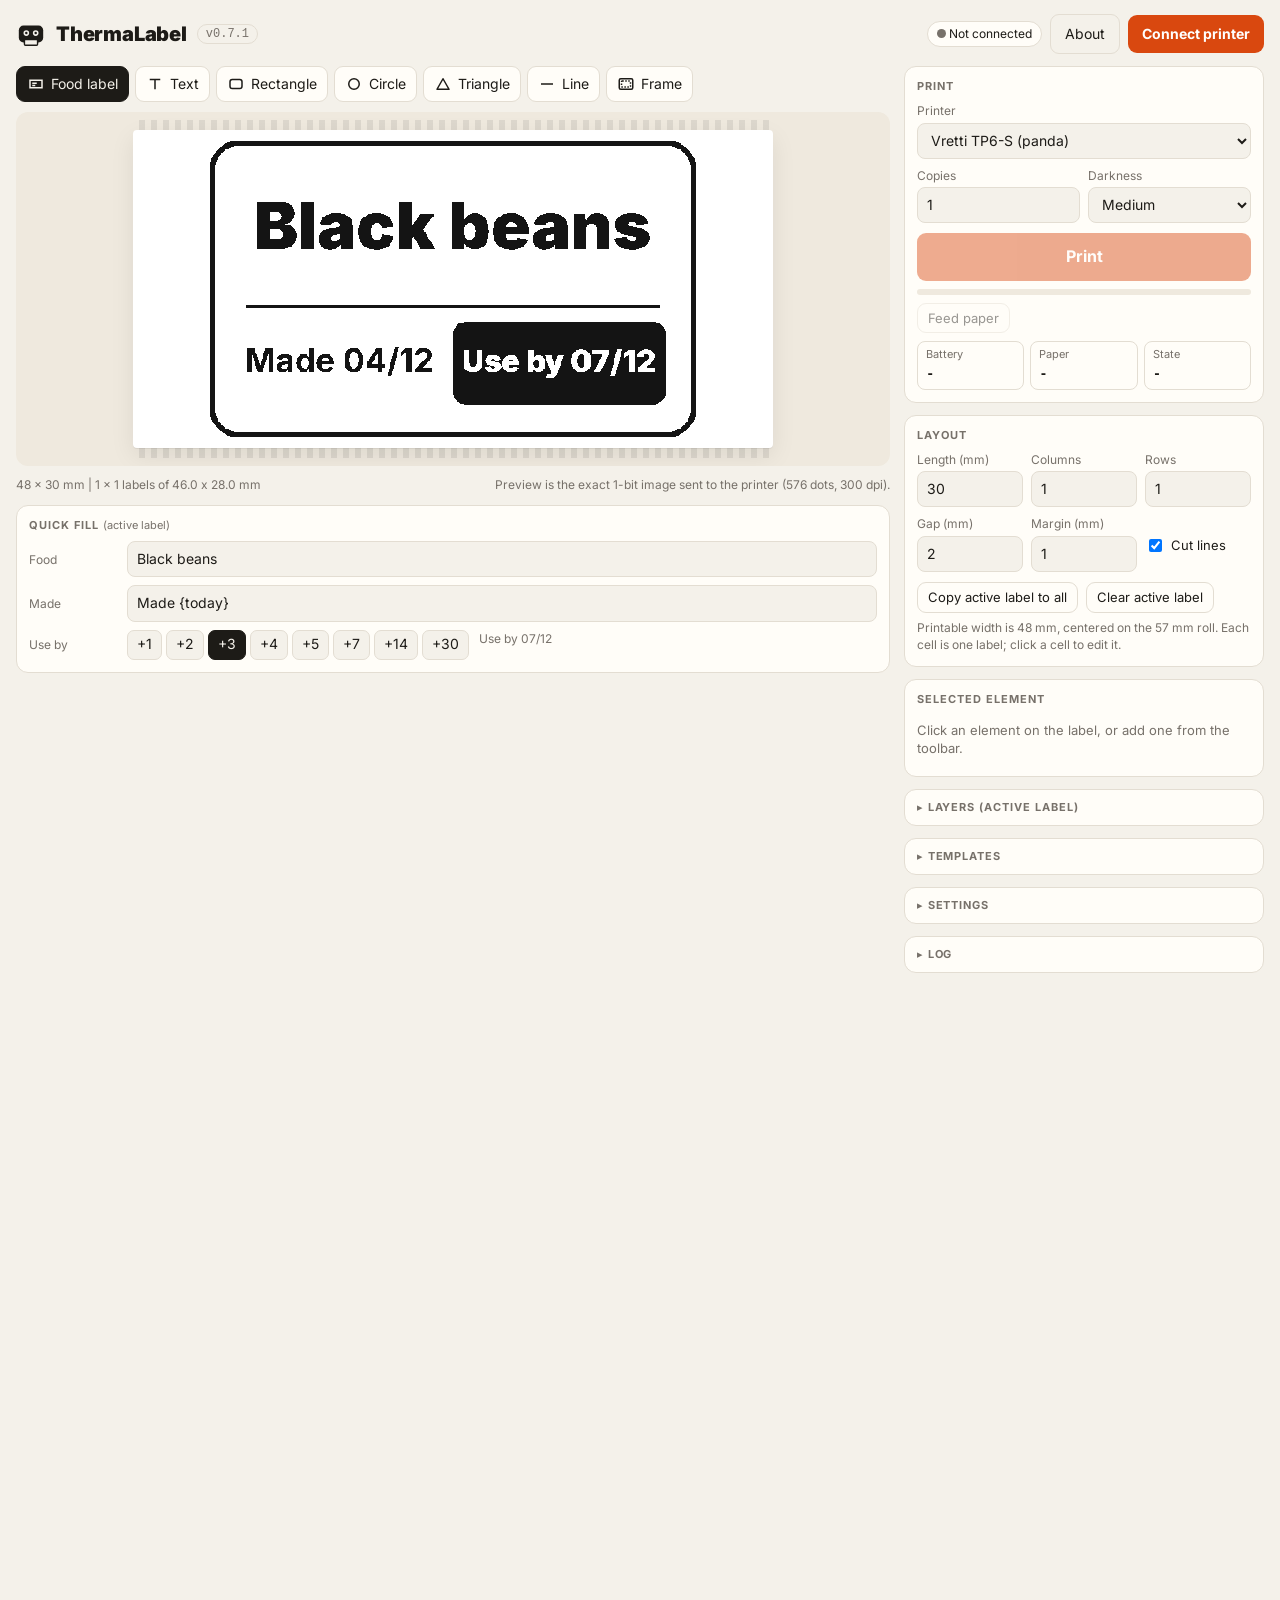
<file: index.html>
<!doctype html>
<html lang="en">
<head>
<meta charset="utf-8">
<meta name="viewport" content="width=device-width,initial-scale=1">
<title>ThermaLabel</title>
<style>body{margin:0;font:15px system-ui,sans-serif;background:#f4f1ea;color:#1d1b17;display:grid;place-items:center;min-height:100vh}a{color:#d9480f}</style>
</head>
<body>
<p>Loading ThermaLabel... <a id="go" href="ThermaLabel_v0.7.1.html">open it here</a></p>
<script>
// Always open the current build: version.json is fetched without cache, the fallback is the last known entry.
(async () => {
  let entry = document.getElementById('go').getAttribute('href');
  if (location.protocol !== 'file:') try {
    const r = await fetch('version.json', { cache: 'no-store' });
    if (r.ok) entry = (await r.json()).entry || entry;
  } catch (e) { /* file:// or offline: use the fallback */ }
  location.replace(entry + location.hash);
})();
</script>
</body>
</html>
</file>
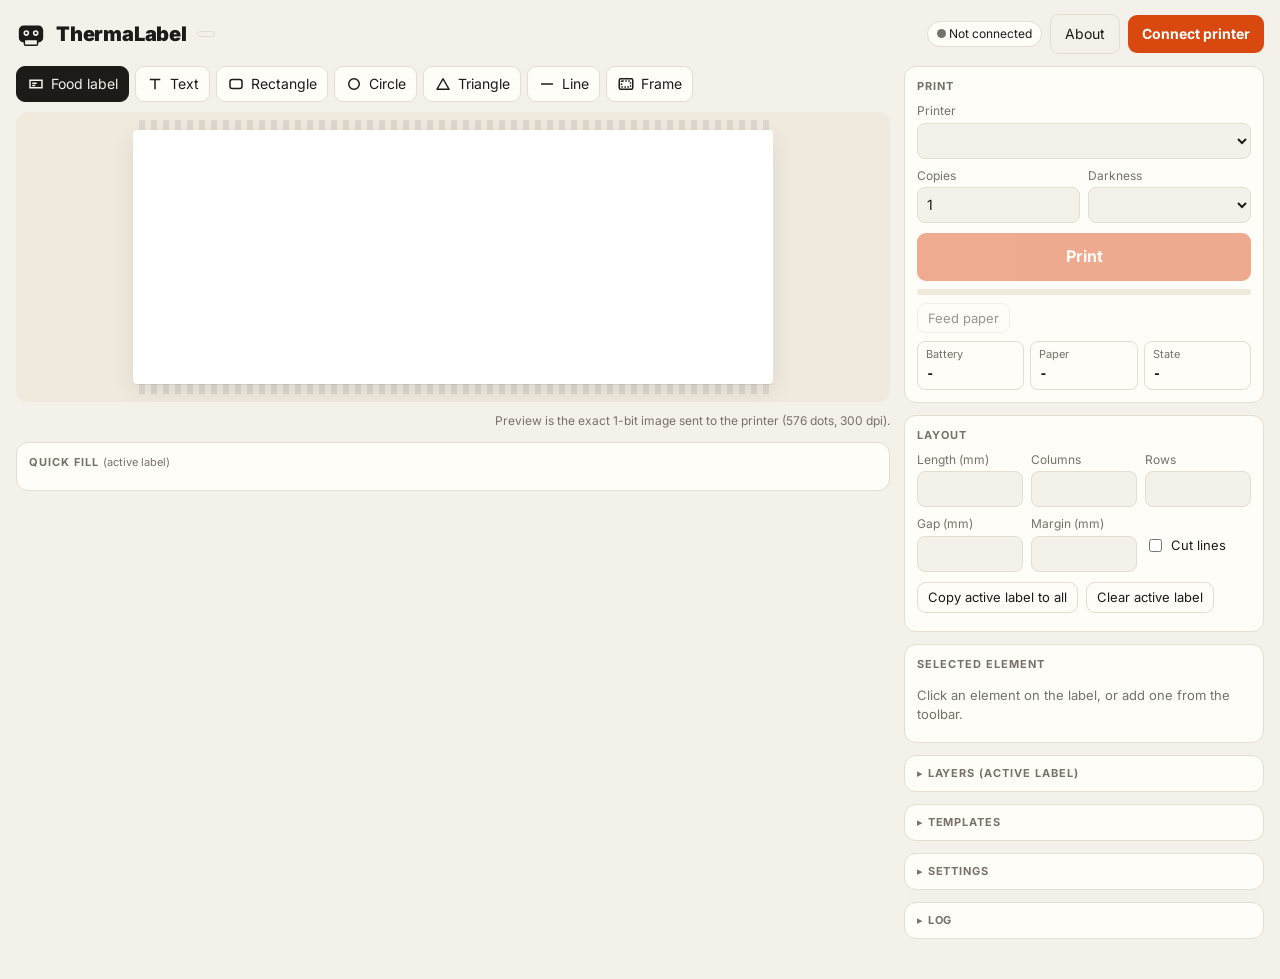
<file: ThermaLabel_v0.6.0.html>
<!doctype html>
<html lang="en">
<head>
<meta charset="utf-8">
<meta name="viewport" content="width=device-width,initial-scale=1,viewport-fit=cover">
<meta name="theme-color" content="#f4f1ea">
<meta name="description" content="Design labels and print them on small Bluetooth thermal printers from the browser.">
<title>ThermaLabel v0.6.0</title>
<link rel="stylesheet" href="css/fonts.css?v=0.6.0">
<link rel="stylesheet" href="css/style.css?v=0.6.0">
</head>
<body>
<div class="app">
  <header class="top">
    <div class="logo">
      <svg viewBox="0 0 32 32" aria-hidden="true"><rect x="3" y="7" width="26" height="18" rx="5" fill="currentColor"/><circle cx="11" cy="15" r="3" fill="var(--bg)"/><circle cx="21" cy="15" r="3" fill="var(--bg)"/><circle cx="11" cy="15" r="1.3" fill="currentColor"/><circle cx="21" cy="15" r="1.3" fill="currentColor"/><rect x="9" y="22" width="14" height="6" rx="1" fill="var(--bg)" stroke="currentColor" stroke-width="1.5"/></svg>
      <h1>ThermaLabel</h1>
      <span class="ver" id="ver"></span>
    </div>
    <div class="conn">
      <span class="chip"><span class="dot" id="connDot"></span> <span id="connText">Not connected</span></span>
      <span class="chip" id="battChip" hidden></span>
      <span class="chip warn" id="alertChip" hidden></span>
      <button class="btn ghost" id="btnAbout">About</button>
      <button class="btn" id="btnConnect">Connect printer</button>
      <button class="btn ghost" id="btnDisconnect" hidden>Disconnect</button>
    </div>
  </header>

  <div class="grid">
    <!-- LEFT: editor -->
    <section>
      <div class="toolbar" id="toolbar">
        <button class="tool primary" data-add="food" title="Add a food label preset to the active cell">
          <svg viewBox="0 0 24 24" fill="none" stroke="currentColor" stroke-width="2"><path d="M4 7h16v10H4z"/><path d="M7 11h6M7 14h4"/></svg>Food label</button>
        <button class="tool" data-add="text"><svg viewBox="0 0 24 24" fill="none" stroke="currentColor" stroke-width="2"><path d="M5 6h14M12 6v13"/></svg>Text</button>
        <button class="tool" data-add="rect"><svg viewBox="0 0 24 24" fill="none" stroke="currentColor" stroke-width="2"><rect x="4" y="6" width="16" height="12" rx="3"/></svg>Rectangle</button>
        <button class="tool" data-add="ellipse"><svg viewBox="0 0 24 24" fill="none" stroke="currentColor" stroke-width="2"><circle cx="12" cy="12" r="7"/></svg>Circle</button>
        <button class="tool" data-add="triangle"><svg viewBox="0 0 24 24" fill="none" stroke="currentColor" stroke-width="2" stroke-linejoin="round"><path d="M12 5l8 14H4z"/></svg>Triangle</button>
        <button class="tool" data-add="line"><svg viewBox="0 0 24 24" fill="none" stroke="currentColor" stroke-width="2"><path d="M4 12h16"/></svg>Line</button>
        <button class="tool" data-add="frame"><svg viewBox="0 0 24 24" fill="none" stroke="currentColor" stroke-width="2"><rect x="3" y="5" width="18" height="14" rx="2"/><rect x="6" y="8" width="12" height="8" rx="1" stroke-dasharray="2 2"/></svg>Frame</button>
      </div>

      <div class="stage">
        <div class="paper" id="paper">
          <div class="print-area" id="printArea">
            <canvas id="preview"></canvas>
            <div id="overlay"></div>
          </div>
        </div>
      </div>
      <div class="stage-foot">
        <span id="sizeInfo"></span>
        <span>Preview is the exact 1-bit image sent to the printer (576 dots, 300 dpi).</span>
      </div>

      <div class="card" style="margin-top:12px">
        <h2>Quick fill <span style="text-transform:none;letter-spacing:0;font-weight:500">(active label)</span></h2>
        <div class="qf" id="quickFill"></div>
      </div>
    </section>

    <!-- RIGHT: panels -->
    <aside>
      <div class="card">
        <h2>Print</h2>
        <label class="field" style="margin-bottom:8px"><span>Printer</span><select id="printer"></select></label>
        <div class="fields">
          <label class="field"><span>Copies</span><input type="number" id="copies" min="1" max="50" value="1"></label>
          <label class="field"><span>Darkness</span>
            <select id="density"></select></label>
        </div>
        <div class="row" style="margin-top:10px">
          <button class="btn big" id="btnPrint" disabled>Print</button>
        </div>
        <div class="progress"><div id="progressBar"></div></div>
        <div class="row" style="margin-top:8px">
          <button class="btn ghost sm" id="btnFeed" disabled>Feed paper</button>
          <span class="hint" id="printInfo" style="margin:0"></span>
        </div>
        <div class="status-grid" id="statusGrid" hidden>
          <div class="stat"><b>Battery</b><span id="stBatt">-</span></div>
          <div class="stat"><b>Paper</b><span id="stPaper">-</span></div>
          <div class="stat"><b>State</b><span id="stState">-</span></div>
        </div>
      </div>

      <div class="card">
        <h2>Layout</h2>
        <div class="fields three">
          <label class="field"><span>Length (mm)</span><input type="number" id="lengthMm" min="10" max="200" step="1"></label>
          <label class="field"><span>Columns</span><input type="number" id="cols" min="1" max="6" step="1"></label>
          <label class="field"><span>Rows</span><input type="number" id="rows" min="1" max="10" step="1"></label>
          <label class="field"><span>Gap (mm)</span><input type="number" id="gapMm" min="0" max="10" step="0.5"></label>
          <label class="field"><span>Margin (mm)</span><input type="number" id="marginMm" min="0" max="10" step="0.5"></label>
          <label class="field"><span>&nbsp;</span><label class="check"><input type="checkbox" id="cutLines"> Cut lines</label></label>
        </div>
        <div class="row" style="margin-top:10px">
          <button class="btn ghost sm" id="btnCopyAll">Copy active label to all</button>
          <button class="btn ghost sm" id="btnClearCell">Clear active label</button>
        </div>
        <p class="hint" id="printWidthHint"></p>
      </div>

      <div class="card">
        <h2>Selected element</h2>
        <div id="props"><div class="empty">Click an element on the label, or add one from the toolbar.</div></div>
      </div>

      <details class="card">
        <summary>Layers (active label)</summary>
        <div class="layers" id="layers"></div>
      </details>

      <details class="card">
        <summary>Templates</summary>
        <div class="row">
          <input type="text" id="tplName" placeholder="Template name" style="flex:1;min-width:140px">
          <button class="btn ghost sm" id="btnSaveTpl">Save</button>
        </div>
        <div class="row">
          <select id="tplList" style="flex:1;min-width:140px"></select>
          <button class="btn ghost sm" id="btnLoadTpl">Load</button>
          <button class="btn ghost sm" id="btnDelTpl">Delete</button>
        </div>
        <div class="row">
          <button class="btn ghost sm" id="btnExport">Export JSON</button>
          <button class="btn ghost sm" id="btnImport">Import JSON</button>
          <button class="btn ghost sm" id="btnReset">New design</button>
          <input type="file" id="importFile" accept="application/json,.json" hidden>
        </div>
        <p class="hint">Templates are stored in this browser. Export to move them to another device.</p>
      </details>

      <details class="card">
        <summary>Settings</summary>
        <div class="fields">
          <label class="field"><span>Date format</span>
            <select id="dateFmt">
              <option value="DD/MM">26/10</option>
              <option value="DD/MM/YY">26/10/26</option>
              <option value="MM/DD">10/26</option>
              <option value="MM/DD/YY">10/26/26</option>
              <option value="YYYY-MM-DD">2026-10-26</option>
              <option value="DD MMM">26 Oct</option>
              <option value="MMM DD">Oct 26</option>
            </select></label>
          <label class="field"><span>Transfer</span>
            <select id="transfer"></select></label>
          <label class="field"><span>Rate (paced)</span>
            <select id="rate"><option value="4000">4 KB/s</option><option value="6000">6 KB/s</option><option value="10000">10 KB/s</option></select></label>
          <label class="field"><span>Motor speed value</span>
            <select id="speed"></select></label>
        </div>
        <p class="hint">Text tokens: <code>{today}</code>, <code>{+3}</code> (today + 3 days), <code>{-1}</code>, <code>{weekday}</code>.</p>
      </details>

      <details class="card">
        <summary>Log</summary>
        <div class="row" style="margin-bottom:8px">
          <button class="btn ghost sm" id="btnCopyLog">Copy log</button>
          <button class="btn ghost sm" id="btnClearLog">Clear</button>
        </div>
        <div id="log"></div>
      </details>
    </aside>
  </div>
</div>
<div class="toast" id="toast"></div>

<div class="modal" id="about" hidden>
  <div class="modal-box" role="dialog" aria-labelledby="aboutTitle">
    <button class="modal-x" data-close aria-label="Close">&times;</button>
    <h2 id="aboutTitle">ThermaLabel <span id="aboutVer"></span></h2>
    <p>Design labels and print them on small Bluetooth thermal printers, straight from the browser.</p>
    <p><b>Marcelo Souza / Kumodot.art - <span id="year">2026</span> // @Msouza3d</b></p>
    <p><a href="https://ko-fi.com/msouza3d" target="_blank" rel="noopener">Support Marcelo Souza on Ko-fi</a></p>
    <p>Shortcuts: <kbd>Arrows</kbd> nudge (<kbd>Shift</kbd> for 2 mm), <kbd>Delete</kbd> remove, <kbd>Ctrl</kbd>+<kbd>D</kbd> duplicate, <kbd>Esc</kbd> close.</p>
    <p>Text tokens: <code>{today}</code>, <code>{+3}</code>, <code>{weekday}</code>.</p>
    <p>License: MIT &middot; <a href="https://github.com/kumodot/ThermaLabel" target="_blank" rel="noopener">GitHub</a></p>
    <p class="hint">Not affiliated with any printer brand.</p>
  </div>
</div>


<script src="js/drivers/tp6s.js?v=0.6.0"></script>
<script src="js/main.js?v=0.6.0"></script>
</body>
</html>
</file>
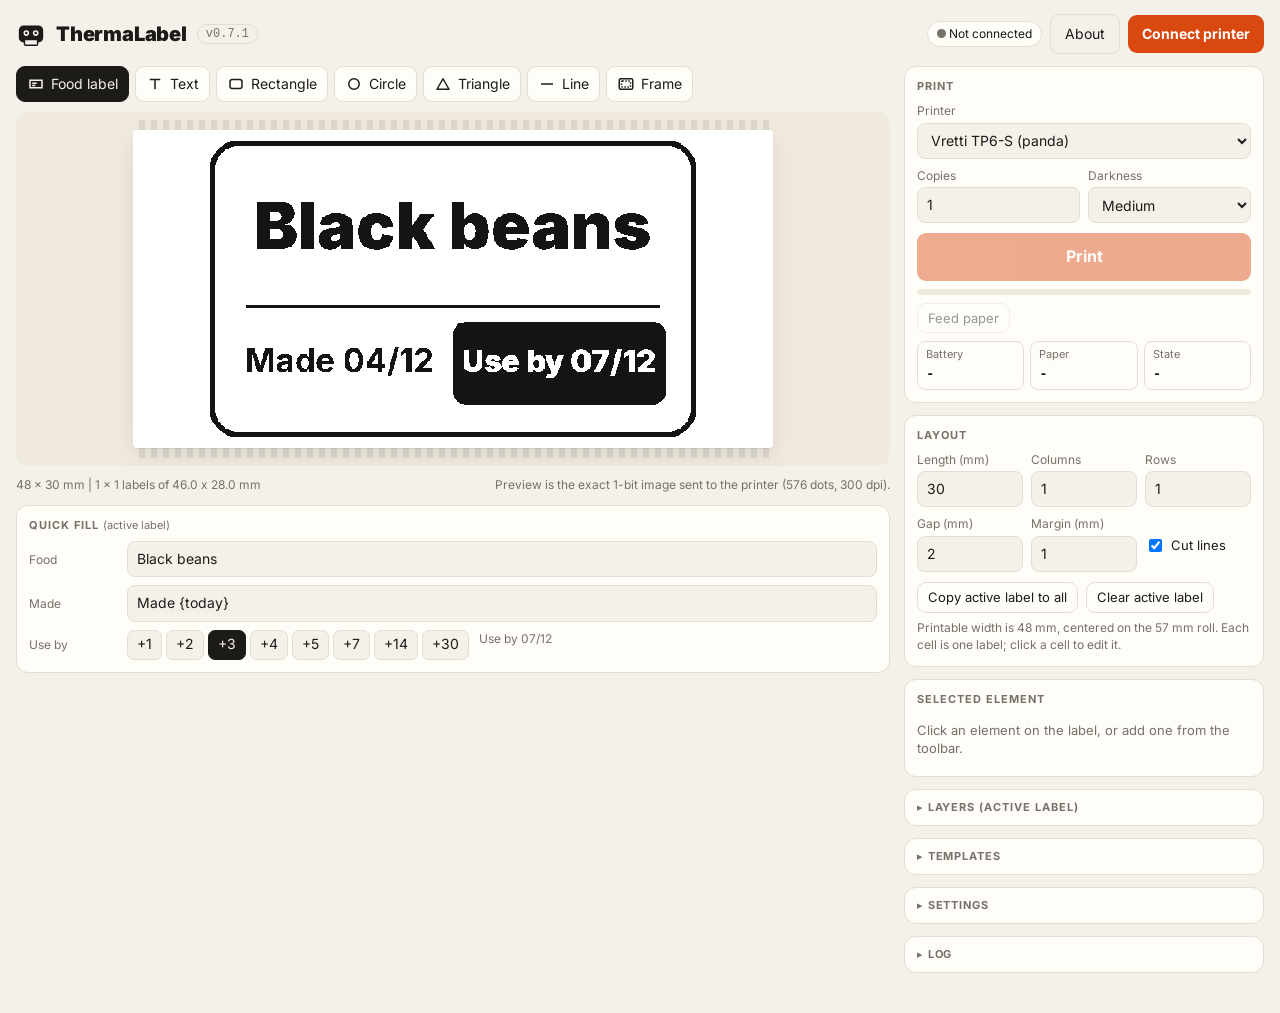
<file: ThermaLabel_v0.7.1.html>
<!doctype html>
<html lang="en">
<head>
<meta charset="utf-8">
<meta name="viewport" content="width=device-width,initial-scale=1,viewport-fit=cover">
<meta name="theme-color" content="#f4f1ea">
<meta name="description" content="Design labels and print them on small Bluetooth thermal printers from the browser.">
<title>ThermaLabel v0.7.1</title>
<link rel="stylesheet" href="css/fonts.css?v=0.7.1">
<link rel="stylesheet" href="css/style.css?v=0.7.1">
</head>
<body>
<div class="app">
  <div class="ios-banner" id="iosBanner" hidden>
    <span>On iPhone and iPad, Bluetooth printing works only in the free <b>Bluefy</b> browser. Open this page there.</span>
    <a class="btn sm" href="https://apps.apple.com/app/id1492822055" target="_blank" rel="noopener">Get Bluefy</a>
    <button class="btn ghost sm" id="btnCopyUrl">Copy link</button>
  </div>
  <header class="top">
    <div class="logo">
      <svg viewBox="0 0 32 32" aria-hidden="true"><rect x="3" y="7" width="26" height="18" rx="5" fill="currentColor"/><circle cx="11" cy="15" r="3" fill="var(--bg)"/><circle cx="21" cy="15" r="3" fill="var(--bg)"/><circle cx="11" cy="15" r="1.3" fill="currentColor"/><circle cx="21" cy="15" r="1.3" fill="currentColor"/><rect x="9" y="22" width="14" height="6" rx="1" fill="var(--bg)" stroke="currentColor" stroke-width="1.5"/></svg>
      <h1>ThermaLabel</h1>
      <span class="ver" id="ver"></span>
    </div>
    <div class="conn">
      <span class="chip"><span class="dot" id="connDot"></span> <span id="connText">Not connected</span></span>
      <span class="chip" id="battChip" hidden></span>
      <span class="chip warn" id="alertChip" hidden></span>
      <button class="btn ghost" id="btnAbout">About</button>
      <button class="btn" id="btnConnect">Connect printer</button>
      <button class="btn ghost" id="btnDisconnect" hidden>Disconnect</button>
    </div>
  </header>

  <div class="grid">
    <!-- LEFT: editor -->
    <section>
      <div class="toolbar" id="toolbar">
        <button class="tool primary" data-add="food" title="Add a food label preset to the active cell">
          <svg viewBox="0 0 24 24" fill="none" stroke="currentColor" stroke-width="2"><path d="M4 7h16v10H4z"/><path d="M7 11h6M7 14h4"/></svg>Food label</button>
        <button class="tool" data-add="text"><svg viewBox="0 0 24 24" fill="none" stroke="currentColor" stroke-width="2"><path d="M5 6h14M12 6v13"/></svg>Text</button>
        <button class="tool" data-add="rect"><svg viewBox="0 0 24 24" fill="none" stroke="currentColor" stroke-width="2"><rect x="4" y="6" width="16" height="12" rx="3"/></svg>Rectangle</button>
        <button class="tool" data-add="ellipse"><svg viewBox="0 0 24 24" fill="none" stroke="currentColor" stroke-width="2"><circle cx="12" cy="12" r="7"/></svg>Circle</button>
        <button class="tool" data-add="triangle"><svg viewBox="0 0 24 24" fill="none" stroke="currentColor" stroke-width="2" stroke-linejoin="round"><path d="M12 5l8 14H4z"/></svg>Triangle</button>
        <button class="tool" data-add="line"><svg viewBox="0 0 24 24" fill="none" stroke="currentColor" stroke-width="2"><path d="M4 12h16"/></svg>Line</button>
        <button class="tool" data-add="frame"><svg viewBox="0 0 24 24" fill="none" stroke="currentColor" stroke-width="2"><rect x="3" y="5" width="18" height="14" rx="2"/><rect x="6" y="8" width="12" height="8" rx="1" stroke-dasharray="2 2"/></svg>Frame</button>
      </div>

      <div class="stage">
        <div class="paper" id="paper">
          <div class="print-area" id="printArea">
            <canvas id="preview"></canvas>
            <div id="overlay"></div>
          </div>
        </div>
      </div>
      <div class="stage-foot">
        <span id="sizeInfo"></span>
        <span>Preview is the exact 1-bit image sent to the printer (576 dots, 300 dpi).</span>
      </div>

      <div class="card" style="margin-top:12px">
        <h2>Quick fill <span style="text-transform:none;letter-spacing:0;font-weight:500">(active label)</span></h2>
        <div class="qf" id="quickFill"></div>
      </div>
    </section>

    <!-- RIGHT: panels -->
    <aside>
      <div class="card">
        <h2>Print</h2>
        <label class="field" style="margin-bottom:8px"><span>Printer</span><select id="printer"></select></label>
        <div class="fields">
          <label class="field"><span>Copies</span><input type="number" id="copies" min="1" max="50" value="1"></label>
          <label class="field"><span>Darkness</span>
            <select id="density"></select></label>
        </div>
        <div class="row" style="margin-top:10px">
          <button class="btn big" id="btnPrint" disabled>Print</button>
        </div>
        <div class="progress"><div id="progressBar"></div></div>
        <div class="row" style="margin-top:8px">
          <button class="btn ghost sm" id="btnFeed" disabled>Feed paper</button>
          <span class="hint" id="printInfo" style="margin:0"></span>
        </div>
        <div class="status-grid" id="statusGrid" hidden>
          <div class="stat"><b>Battery</b><span id="stBatt">-</span></div>
          <div class="stat"><b>Paper</b><span id="stPaper">-</span></div>
          <div class="stat"><b>State</b><span id="stState">-</span></div>
        </div>
      </div>

      <div class="card">
        <h2>Layout</h2>
        <div class="fields three">
          <label class="field"><span>Length (mm)</span><input type="number" id="lengthMm" min="10" max="200" step="1"></label>
          <label class="field"><span>Columns</span><input type="number" id="cols" min="1" max="6" step="1"></label>
          <label class="field"><span>Rows</span><input type="number" id="rows" min="1" max="10" step="1"></label>
          <label class="field"><span>Gap (mm)</span><input type="number" id="gapMm" min="0" max="10" step="0.5"></label>
          <label class="field"><span>Margin (mm)</span><input type="number" id="marginMm" min="0" max="10" step="0.5"></label>
          <label class="field"><span>&nbsp;</span><label class="check"><input type="checkbox" id="cutLines"> Cut lines</label></label>
        </div>
        <div class="row" style="margin-top:10px">
          <button class="btn ghost sm" id="btnCopyAll">Copy active label to all</button>
          <button class="btn ghost sm" id="btnClearCell">Clear active label</button>
        </div>
        <p class="hint" id="printWidthHint"></p>
      </div>

      <div class="card">
        <h2>Selected element</h2>
        <div id="props"><div class="empty">Click an element on the label, or add one from the toolbar.</div></div>
      </div>

      <details class="card">
        <summary>Layers (active label)</summary>
        <div class="layers" id="layers"></div>
      </details>

      <details class="card">
        <summary>Templates</summary>
        <div class="row">
          <input type="text" id="tplName" placeholder="Template name" style="flex:1;min-width:140px">
          <button class="btn ghost sm" id="btnSaveTpl">Save</button>
        </div>
        <div class="row">
          <select id="tplList" style="flex:1;min-width:140px"></select>
          <button class="btn ghost sm" id="btnLoadTpl">Load</button>
          <button class="btn ghost sm" id="btnDelTpl">Delete</button>
        </div>
        <div class="row">
          <button class="btn ghost sm" id="btnExport">Export JSON</button>
          <button class="btn ghost sm" id="btnImport">Import JSON</button>
          <button class="btn ghost sm" id="btnReset">New design</button>
          <input type="file" id="importFile" accept="application/json,.json" hidden>
        </div>
        <p class="hint">Templates are stored in this browser. Export to move them to another device.</p>
      </details>

      <details class="card">
        <summary>Settings</summary>
        <div class="fields">
          <label class="field"><span>Date format</span>
            <select id="dateFmt">
              <option value="DD/MM">26/10</option>
              <option value="DD/MM/YY">26/10/26</option>
              <option value="MM/DD">10/26</option>
              <option value="MM/DD/YY">10/26/26</option>
              <option value="YYYY-MM-DD">2026-10-26</option>
              <option value="DD MMM">26 Oct</option>
              <option value="MMM DD">Oct 26</option>
            </select></label>
          <label class="field"><span>Transfer</span>
            <select id="transfer"></select></label>
          <label class="field"><span>Rate (paced)</span>
            <select id="rate"><option value="4000">4 KB/s</option><option value="6000">6 KB/s</option><option value="10000">10 KB/s</option></select></label>
          <label class="field"><span>Motor speed value</span>
            <select id="speed"></select></label>
        </div>
        <p class="hint">Text tokens: <code>{today}</code>, <code>{+3}</code> (today + 3 days), <code>{-1}</code>, <code>{weekday}</code>.</p>
      </details>

      <details class="card">
        <summary>Log</summary>
        <div class="row" style="margin-bottom:8px">
          <button class="btn ghost sm" id="btnCopyLog">Copy log</button>
          <button class="btn ghost sm" id="btnClearLog">Clear</button>
        </div>
        <div id="log"></div>
      </details>
    </aside>
  </div>
</div>
<div class="toast" id="toast"></div>

<div class="modal" id="about" hidden>
  <div class="modal-box" role="dialog" aria-labelledby="aboutTitle">
    <button class="modal-x" data-close aria-label="Close">&times;</button>
    <h2 id="aboutTitle">ThermaLabel <span id="aboutVer"></span></h2>
    <p>Design labels and print them on small Bluetooth thermal printers, straight from the browser.</p>
    <p><b>Marcelo Souza / Kumodot.art - <span id="year">2026</span> // @Msouza3d</b></p>
    <p><a href="https://ko-fi.com/msouza3d" target="_blank" rel="noopener">Support Marcelo Souza on Ko-fi</a></p>
    <p>Shortcuts: <kbd>Arrows</kbd> nudge (<kbd>Shift</kbd> for 2 mm), <kbd>Delete</kbd> remove, <kbd>Ctrl</kbd>+<kbd>D</kbd> duplicate, <kbd>Esc</kbd> close.</p>
    <p>Text tokens: <code>{today}</code>, <code>{+3}</code>, <code>{weekday}</code>.</p>
    <p>License: MIT &middot; <a href="https://github.com/kumodot/ThermaLabel" target="_blank" rel="noopener">GitHub</a></p>
    <p class="hint">Not affiliated with any printer brand.</p>
  </div>
</div>


<script src="js/drivers/tp6s.js?v=0.7.1"></script>
<script src="js/drivers/munbyn130b.js?v=0.7.1"></script>
<script src="js/main.js?v=0.7.1"></script>
</body>
</html>
</file>
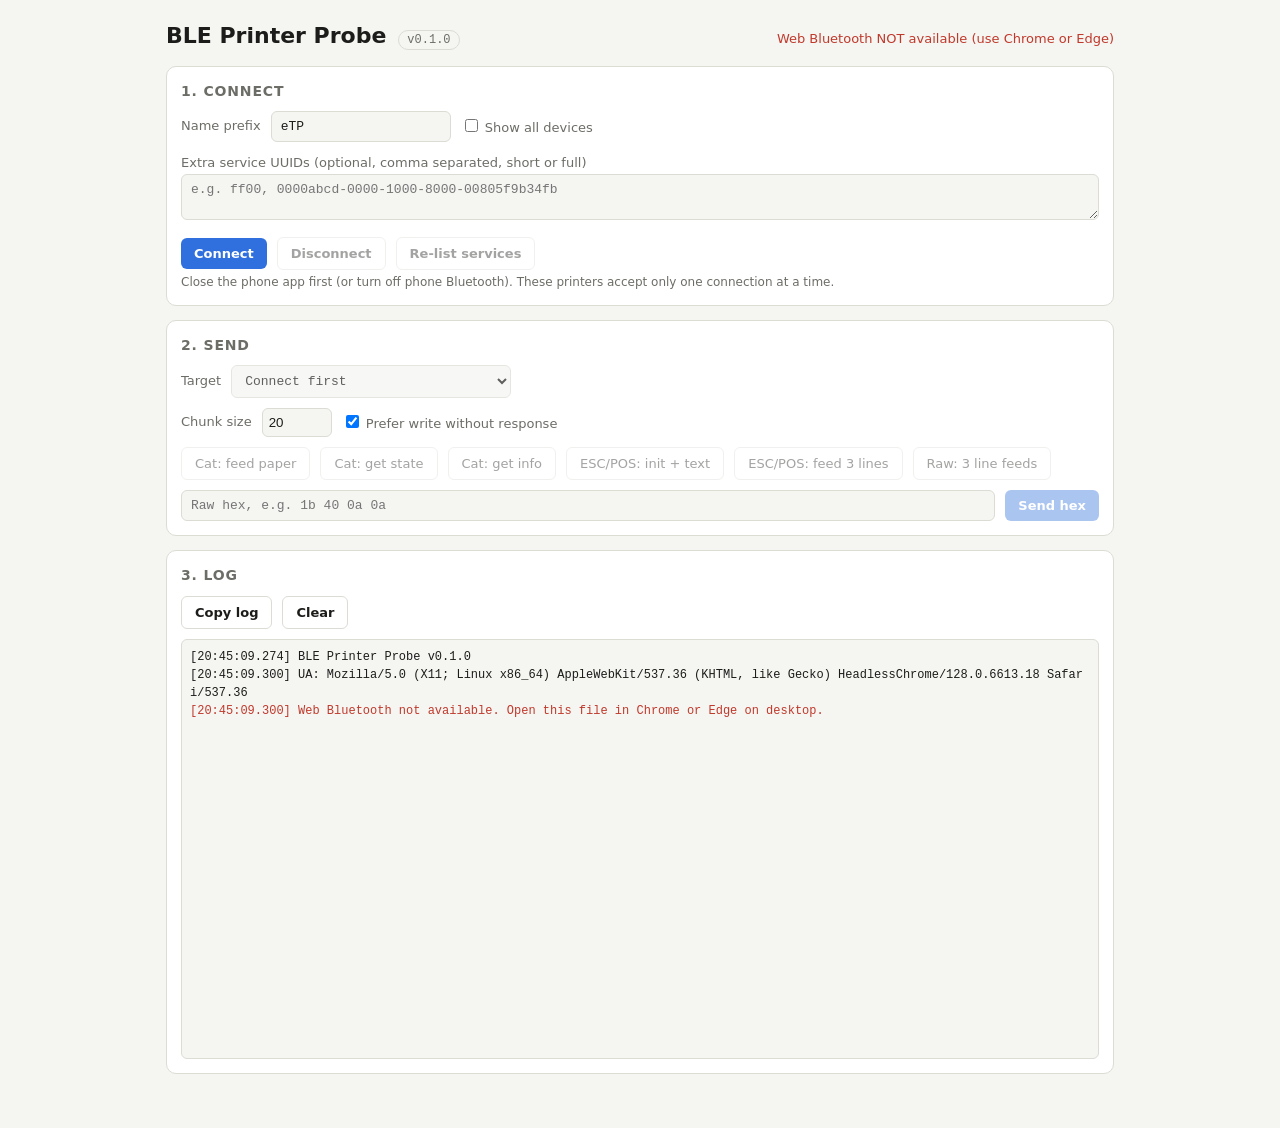
<file: tools/probes/ble_printer_probe_v0.1.0.html>
<!doctype html>
<html lang="en">
<head>
<meta charset="utf-8">
<meta name="viewport" content="width=device-width,initial-scale=1">
<title>BLE Printer Probe</title>
<style>
:root{
  --bg:#f5f5f2;--fg:#1c1c1a;--muted:#6d6d67;--card:#ffffff;--line:#dcdcd5;
  --accent:#2f6fde;--ok:#1f9d55;--warn:#b7791f;--err:#c0392b;--rx:#7c3aed;--tx:#0e7490;
  --mono:ui-monospace,SFMono-Regular,Menlo,Consolas,monospace;
}
@media (prefers-color-scheme:dark){
  :root{--bg:#141413;--fg:#ecece8;--muted:#9a9a93;--card:#1e1e1c;--line:#33332e;
  --accent:#6c9cff;--ok:#4ade80;--warn:#fbbf24;--err:#f87171;--rx:#c4b5fd;--tx:#67e8f9}
}
*{box-sizing:border-box}
body{margin:0;background:var(--bg);color:var(--fg);font:15px/1.45 system-ui,-apple-system,Segoe UI,sans-serif}
main{max-width:980px;margin:0 auto;padding:20px 16px 40px}
header{display:flex;align-items:baseline;gap:12px;flex-wrap:wrap;margin-bottom:14px}
h1{font-size:22px;margin:0}
.badge{font:12px var(--mono);padding:2px 8px;border:1px solid var(--line);border-radius:99px;color:var(--muted)}
.env{font-size:13px;color:var(--muted);margin-left:auto}
.card{background:var(--card);border:1px solid var(--line);border-radius:10px;padding:14px;margin-bottom:14px}
.card h2{font-size:14px;text-transform:uppercase;letter-spacing:.06em;color:var(--muted);margin:0 0 10px}
.row{display:flex;gap:10px;flex-wrap:wrap;align-items:center;margin-bottom:10px}
label{font-size:13px;color:var(--muted)}
input[type=text],select,textarea{background:var(--bg);color:var(--fg);border:1px solid var(--line);border-radius:6px;padding:7px 9px;font:13px var(--mono)}
textarea{width:100%;min-height:44px;resize:vertical}
input[type=number]{width:70px;background:var(--bg);color:var(--fg);border:1px solid var(--line);border-radius:6px;padding:6px}
button{background:var(--accent);color:#fff;border:0;border-radius:6px;padding:8px 13px;font:600 13px system-ui;cursor:pointer}
button.ghost{background:transparent;color:var(--fg);border:1px solid var(--line)}
button:disabled{opacity:.4;cursor:default}
.presets button{background:transparent;color:var(--fg);border:1px solid var(--line);font-weight:500}
.presets button:hover:not(:disabled){border-color:var(--accent)}
#hexIn{flex:1;min-width:220px}
#target{min-width:280px;max-width:100%}
#log{background:var(--bg);border:1px solid var(--line);border-radius:6px;height:420px;overflow:auto;padding:8px;font:12px/1.5 var(--mono);white-space:pre-wrap;word-break:break-all}
.l.ok{color:var(--ok)}.l.warn{color:var(--warn)}.l.err{color:var(--err)}.l.rx{color:var(--rx)}.l.tx{color:var(--tx)}.l.svc{font-weight:700}
.hint{font-size:12px;color:var(--muted);margin:4px 0 0}
</style>
</head>
<body>
<main>
<header>
  <h1>BLE Printer Probe</h1>
  <span class="badge" id="ver"></span>
  <span class="env" id="env"></span>
</header>

<section class="card">
  <h2>1. Connect</h2>
  <div class="row">
    <label for="namePrefix">Name prefix</label>
    <input type="text" id="namePrefix" value="eTP">
    <label><input type="checkbox" id="showAll"> Show all devices</label>
  </div>
  <label for="extra">Extra service UUIDs (optional, comma separated, short or full)</label>
  <textarea id="extra" placeholder="e.g. ff00, 0000abcd-0000-1000-8000-00805f9b34fb"></textarea>
  <div class="row" style="margin-top:10px;margin-bottom:0">
    <button id="btnConnect">Connect</button>
    <button id="btnDisconnect" class="ghost" disabled>Disconnect</button>
    <button id="btnRescan" class="ghost" disabled>Re-list services</button>
  </div>
  <p class="hint">Close the phone app first (or turn off phone Bluetooth). These printers accept only one connection at a time.</p>
</section>

<section class="card">
  <h2>2. Send</h2>
  <div class="row">
    <label for="target">Target</label>
    <select id="target" disabled><option>Connect first</option></select>
  </div>
  <div class="row">
    <label>Chunk size</label><input type="number" id="chunk" value="20" min="1" max="512">
    <label><input type="checkbox" id="noResp" checked> Prefer write without response</label>
  </div>
  <div class="row presets" id="presets"></div>
  <div class="row" style="margin-bottom:0">
    <input type="text" id="hexIn" placeholder="Raw hex, e.g. 1b 40 0a 0a">
    <button id="btnSend" disabled>Send hex</button>
  </div>
</section>

<section class="card">
  <h2>3. Log</h2>
  <div class="row">
    <button id="btnCopy" class="ghost">Copy log</button>
    <button id="btnClear" class="ghost">Clear</button>
  </div>
  <div id="log"></div>
</section>
</main>

<script>
const VERSION = '0.1.0';

// Service UUIDs commonly used by cheap BLE thermal printers.
// Web Bluetooth only exposes services that are declared up front, so the list matters.
const KNOWN = [
  ['ae30', 'Cat printer family (GB/GT/MX)'],
  ['ae00', 'Cat printer variant'],
  ['af30', 'Cat printer variant'],
  ['ff00', 'Vendor FF00 (Phomemo and others)'],
  ['ff10', 'Vendor FF10'],
  ['ff80', 'Vendor FF80'],
  ['fff0', 'Vendor FFF0'],
  ['ffe0', 'HM-10 style UART'],
  ['ffb0', 'Vendor FFB0'],
  ['abf0', 'Vendor ABF0'],
  ['18f0', 'Generic BLE printer (often ESC/POS)'],
  ['fee7', 'Tencent vendor service'],
  ['e7810a71-73ae-499d-8c15-faa9aef0c3f2', 'ESC/POS over BLE (common)'],
  ['49535343-fe7d-4ae5-8fa9-9fafd205e455', 'Microchip ISSC transparent UART'],
  ['6e400001-b5a3-f393-e0a9-e50e24dcca9e', 'Nordic UART'],
  ['180a', 'Device Information'],
  ['180f', 'Battery'],
];

const $ = s => document.querySelector(s);
const logEl = $('#log');
let device = null, server = null;
const chars = [];

$('#ver').textContent = 'v' + VERSION;
document.title = 'BLE Printer Probe v' + VERSION;

function toUuid(s) {
  s = s.trim().toLowerCase().replace(/^0x/, '');
  if (/^[0-9a-f]{4}$/.test(s) || /^[0-9a-f]{8}$/.test(s)) return BluetoothUUID.canonicalUUID(parseInt(s, 16));
  return s;
}
function shortName(uuid) {
  const m = uuid.match(/^0000([0-9a-f]{4})-0000-1000-8000-00805f9b34fb$/);
  return m ? '0x' + m[1].toUpperCase() : uuid;
}
function bytesOf(v) {
  if (v instanceof DataView) return new Uint8Array(v.buffer, v.byteOffset, v.byteLength);
  return new Uint8Array(v);
}
function hex(v) { return [...bytesOf(v)].map(b => b.toString(16).padStart(2, '0')).join(' '); }
function ascii(v) { return [...bytesOf(v)].map(b => (b >= 32 && b < 127) ? String.fromCharCode(b) : '.').join(''); }
function parseHex(str) {
  const clean = str.replace(/0x/gi, '').replace(/[^0-9a-f]/gi, '');
  if (clean.length % 2) throw new Error('Odd number of hex digits');
  const out = new Uint8Array(clean.length / 2);
  for (let i = 0; i < out.length; i++) out[i] = parseInt(clean.substr(i * 2, 2), 16);
  return out;
}
const sleep = ms => new Promise(r => setTimeout(r, ms));
function ts() { const d = new Date(); return d.toTimeString().slice(0, 8) + '.' + String(d.getMilliseconds()).padStart(3, '0'); }
function log(msg, cls = '') {
  const el = document.createElement('div');
  el.className = 'l ' + cls;
  el.textContent = `[${ts()}] ${msg}`;
  logEl.appendChild(el);
  logEl.scrollTop = logEl.scrollHeight;
}

// Cat printer protocol: 51 78 CMD 00 LEN_LO LEN_HI DATA... CRC8(DATA) FF
function crc8(data) {
  let c = 0;
  for (const b of data) {
    c ^= b;
    for (let i = 0; i < 8; i++) c = (c & 0x80) ? ((c << 1) ^ 0x07) & 0xff : (c << 1) & 0xff;
  }
  return c;
}
function catPacket(cmd, data) {
  return Uint8Array.of(0x51, 0x78, cmd, 0x00, data.length & 0xff, (data.length >> 8) & 0xff, ...data, crc8(data), 0xff);
}
const enc = s => [...new TextEncoder().encode(s)];

const PRESETS = [
  ['Cat: feed paper', () => catPacket(0xA1, [0x30, 0x00])],
  ['Cat: get state', () => catPacket(0xA3, [0x00])],
  ['Cat: get info', () => catPacket(0xA8, [0x00])],
  ['ESC/POS: init + text', () => Uint8Array.from([0x1b, 0x40, ...enc('eTP6S probe test\n'), 0x1b, 0x64, 0x03])],
  ['ESC/POS: feed 3 lines', () => Uint8Array.of(0x1b, 0x64, 0x03)],
  ['Raw: 3 line feeds', () => Uint8Array.of(0x0a, 0x0a, 0x0a)],
];
const presetsEl = $('#presets');
for (const [name, fn] of PRESETS) {
  const b = document.createElement('button');
  b.textContent = name;
  b.disabled = true;
  b.onclick = () => send(fn(), name);
  presetsEl.appendChild(b);
}

function setConnected(on) {
  $('#btnConnect').disabled = on;
  $('#btnDisconnect').disabled = !on;
  $('#btnRescan').disabled = !on;
  $('#btnSend').disabled = !on;
  $('#target').disabled = !on;
  presetsEl.querySelectorAll('button').forEach(b => b.disabled = !on);
}

(function checkEnv() {
  const ok = !!navigator.bluetooth && window.isSecureContext;
  $('#env').textContent = ok ? 'Web Bluetooth available' : 'Web Bluetooth NOT available (use Chrome or Edge)';
  $('#env').style.color = ok ? 'var(--ok)' : 'var(--err)';
  log(`BLE Printer Probe v${VERSION}`);
  log(`UA: ${navigator.userAgent}`);
  if (!ok) log('Web Bluetooth not available. Open this file in Chrome or Edge on desktop.', 'err');
})();

async function connect() {
  try {
    const extra = $('#extra').value.split(/[\s,]+/).filter(Boolean).map(toUuid);
    const opts = { optionalServices: [...KNOWN.map(k => toUuid(k[0])), ...extra] };
    const prefix = $('#namePrefix').value.trim();
    if ($('#showAll').checked || !prefix) opts.acceptAllDevices = true;
    else opts.filters = [{ namePrefix: prefix }];

    log('Opening device chooser...');
    device = await navigator.bluetooth.requestDevice(opts);
    log(`Selected: "${device.name}" (id ${device.id})`, 'ok');
    device.addEventListener('gattserverdisconnected', () => { log('Device disconnected', 'warn'); setConnected(false); });

    log('Connecting GATT...');
    server = await device.gatt.connect();
    log('GATT connected', 'ok');
    setConnected(true);
    await enumerate();
  } catch (e) {
    log('Connect failed: ' + e.message, 'err');
  }
}

async function enumerate() {
  chars.length = 0;
  const labels = Object.fromEntries(KNOWN.map(k => [toUuid(k[0]), k[1]]));
  let services;
  try {
    services = await server.getPrimaryServices();
  } catch (e) {
    log('No accessible services: ' + e.message, 'err');
    log('The printer uses a service not in the known list. Need UUIDs from nRF Connect, then add them under "Extra service UUIDs".', 'warn');
    fillTargets();
    return;
  }
  log(`Found ${services.length} accessible service(s)`, 'ok');

  for (const s of services) {
    log(`SERVICE ${shortName(s.uuid)}  ${labels[s.uuid] || ''}`, 'svc');
    let cs = [];
    try { cs = await s.getCharacteristics(); }
    catch (e) { log('  could not list characteristics: ' + e.message, 'err'); continue; }

    for (const c of cs) {
      const p = c.properties;
      const props = ['read', 'write', 'writeWithoutResponse', 'notify', 'indicate'].filter(k => p[k]);
      log(`  CHAR ${shortName(c.uuid)}  [${props.join(', ')}]`);
      chars.push({ svc: s.uuid, uuid: c.uuid, props, ch: c });

      if (p.read) {
        try { const v = await c.readValue(); log(`    value: ${hex(v)}  "${ascii(v)}"`); }
        catch (e) { log('    read failed: ' + e.message, 'warn'); }
      }
      if (p.notify || p.indicate) {
        try {
          await c.startNotifications();
          c.addEventListener('characteristicvaluechanged', ev =>
            log(`RX ${shortName(c.uuid)}: ${hex(ev.target.value)}  "${ascii(ev.target.value)}"`, 'rx'));
          log('    notifications on', 'ok');
        } catch (e) { log('    notify failed: ' + e.message, 'warn'); }
      }
    }
  }
  fillTargets();
}

function fillTargets() {
  const sel = $('#target');
  sel.innerHTML = '';
  const writable = chars.map((c, i) => ({ c, i })).filter(({ c }) => c.ch.properties.write || c.ch.properties.writeWithoutResponse);
  if (!writable.length) { sel.innerHTML = '<option value="">No writable characteristic found</option>'; return; }
  const prefer = ['ae01', 'ff02', '2af1', 'bef8d6c9-9c21-4c9e-b632-bd58c1009f9f'].map(toUuid);
  let best = writable[0].i;
  for (const p of prefer) { const hit = writable.find(({ c }) => c.uuid === p); if (hit) { best = hit.i; break; } }
  for (const { c, i } of writable) {
    const o = document.createElement('option');
    o.value = i;
    o.textContent = `${shortName(c.uuid)}  (svc ${shortName(c.svc)})  [${c.props.join(', ')}]`;
    if (i === best) o.selected = true;
    sel.appendChild(o);
  }
  log(`Default target: ${shortName(chars[best].uuid)}`);
}

async function send(bytes, label = 'hex') {
  const entry = chars[$('#target').value];
  if (!entry) { log('No target characteristic selected', 'err'); return; }
  const p = entry.ch.properties;
  const noResp = p.writeWithoutResponse && ($('#noResp').checked || !p.write);
  const chunk = Math.max(1, parseInt($('#chunk').value) || 20);
  try {
    for (let i = 0; i < bytes.length; i += chunk) {
      const part = bytes.slice(i, i + chunk);
      if (noResp) await entry.ch.writeValueWithoutResponse(part);
      else await entry.ch.writeValueWithResponse(part);
      await sleep(15);
    }
    const preview = hex(bytes.slice(0, 64)) + (bytes.length > 64 ? ' ...' : '');
    log(`TX [${label}] -> ${shortName(entry.uuid)} (${bytes.length} B, ${noResp ? 'no-resp' : 'with-resp'}): ${preview}`, 'tx');
  } catch (e) {
    log(`TX [${label}] failed: ${e.message}`, 'err');
  }
}

$('#btnConnect').onclick = connect;
$('#btnDisconnect').onclick = () => { if (device?.gatt.connected) device.gatt.disconnect(); };
$('#btnRescan').onclick = enumerate;
$('#btnSend').onclick = () => { try { send(parseHex($('#hexIn').value), 'raw'); } catch (e) { log('Bad hex: ' + e.message, 'err'); } };
$('#btnCopy').onclick = async () => {
  try { await navigator.clipboard.writeText(logEl.innerText); log('Log copied to clipboard', 'ok'); }
  catch (e) { log('Copy failed, select the log text manually', 'warn'); }
};
$('#btnClear').onclick = () => { logEl.innerHTML = ''; };
</script>
</body>
</html>
</file>
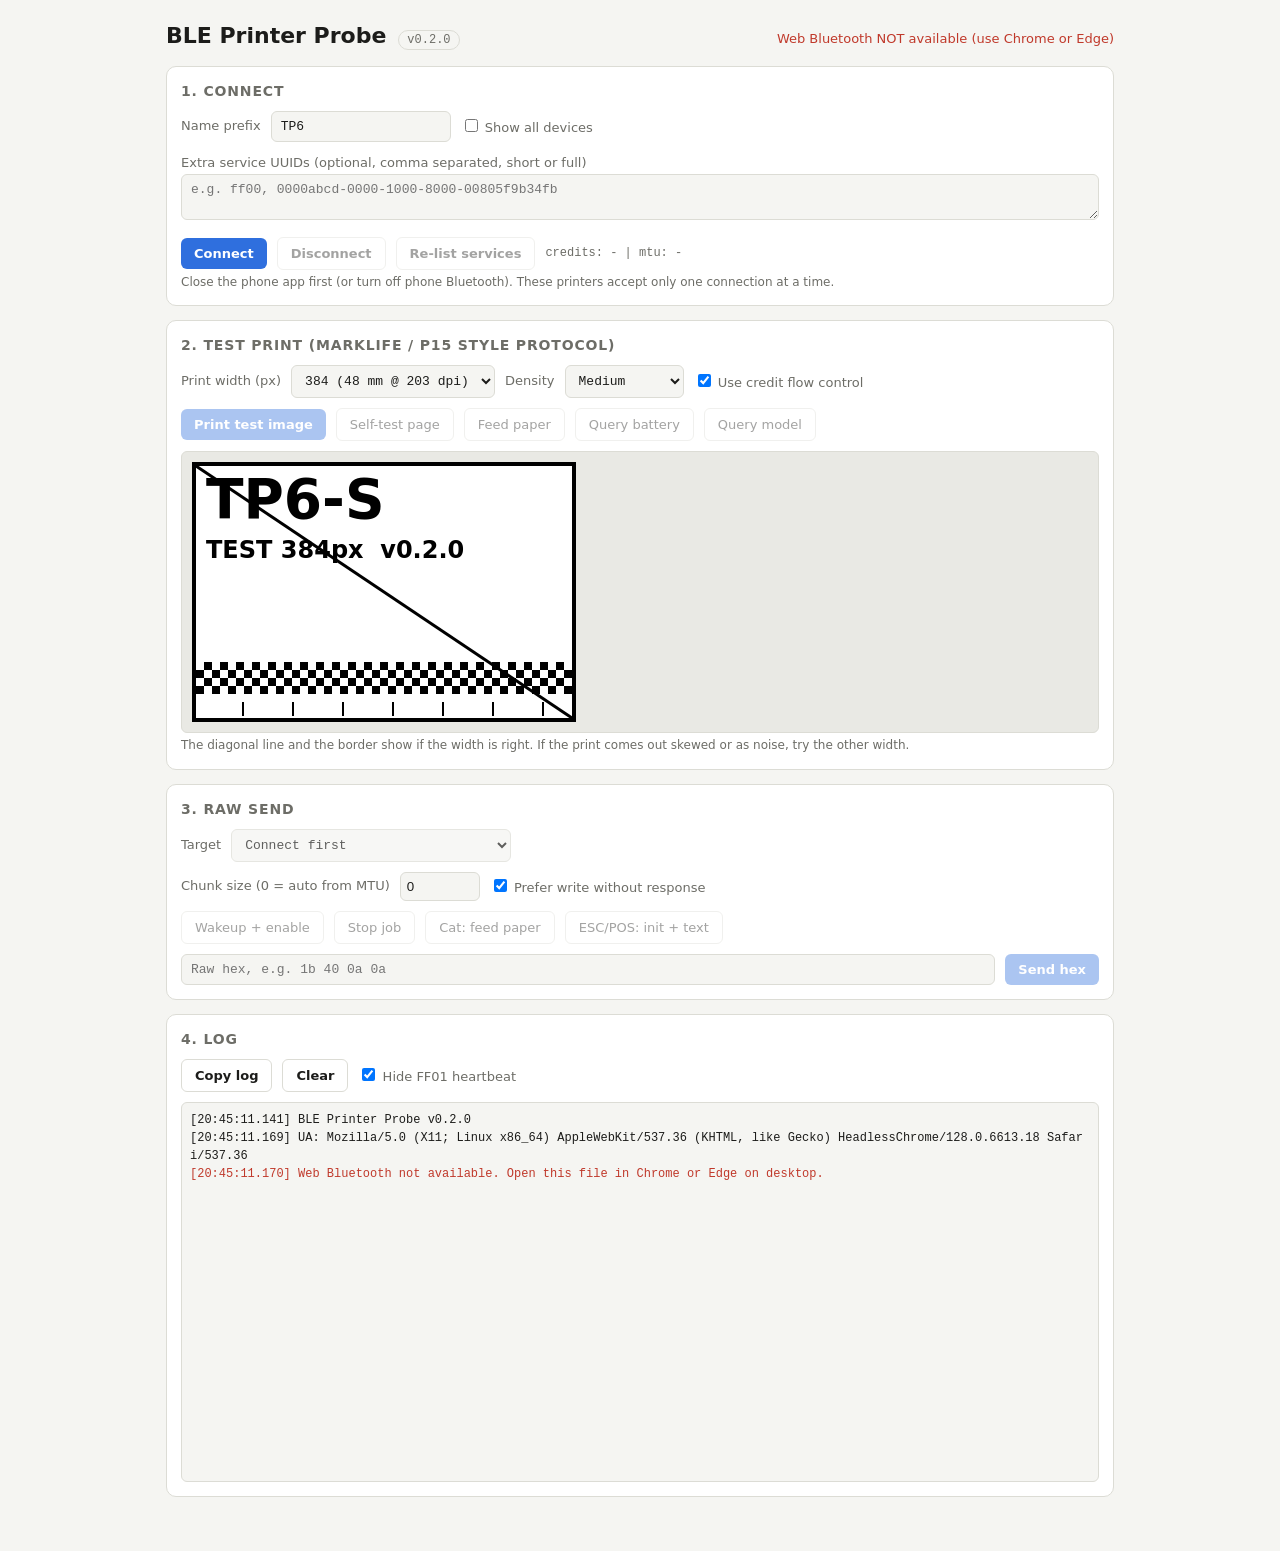
<file: tools/probes/ble_printer_probe_v0.2.0.html>
<!doctype html>
<html lang="en">
<head>
<meta charset="utf-8">
<meta name="viewport" content="width=device-width,initial-scale=1">
<title>BLE Printer Probe</title>
<style>
:root{
  --bg:#f5f5f2;--fg:#1c1c1a;--muted:#6d6d67;--card:#ffffff;--line:#dcdcd5;
  --accent:#2f6fde;--ok:#1f9d55;--warn:#b7791f;--err:#c0392b;--rx:#7c3aed;--tx:#0e7490;
  --mono:ui-monospace,SFMono-Regular,Menlo,Consolas,monospace;
}
@media (prefers-color-scheme:dark){
  :root{--bg:#141413;--fg:#ecece8;--muted:#9a9a93;--card:#1e1e1c;--line:#33332e;
  --accent:#6c9cff;--ok:#4ade80;--warn:#fbbf24;--err:#f87171;--rx:#c4b5fd;--tx:#67e8f9}
}
*{box-sizing:border-box}
body{margin:0;background:var(--bg);color:var(--fg);font:15px/1.45 system-ui,-apple-system,Segoe UI,sans-serif}
main{max-width:980px;margin:0 auto;padding:20px 16px 40px}
header{display:flex;align-items:baseline;gap:12px;flex-wrap:wrap;margin-bottom:14px}
h1{font-size:22px;margin:0}
.badge{font:12px var(--mono);padding:2px 8px;border:1px solid var(--line);border-radius:99px;color:var(--muted)}
.env{font-size:13px;color:var(--muted);margin-left:auto}
.card{background:var(--card);border:1px solid var(--line);border-radius:10px;padding:14px;margin-bottom:14px}
.card h2{font-size:14px;text-transform:uppercase;letter-spacing:.06em;color:var(--muted);margin:0 0 10px}
.row{display:flex;gap:10px;flex-wrap:wrap;align-items:center;margin-bottom:10px}
label{font-size:13px;color:var(--muted)}
input[type=text],select,textarea{background:var(--bg);color:var(--fg);border:1px solid var(--line);border-radius:6px;padding:7px 9px;font:13px var(--mono)}
textarea{width:100%;min-height:44px;resize:vertical}
input[type=number]{width:80px;background:var(--bg);color:var(--fg);border:1px solid var(--line);border-radius:6px;padding:6px}
button{background:var(--accent);color:#fff;border:0;border-radius:6px;padding:8px 13px;font:600 13px system-ui;cursor:pointer}
button.ghost{background:transparent;color:var(--fg);border:1px solid var(--line)}
button:disabled{opacity:.4;cursor:default}
.presets button{background:transparent;color:var(--fg);border:1px solid var(--line);font-weight:500}
.presets button:hover:not(:disabled){border-color:var(--accent)}
#hexIn{flex:1;min-width:220px}
#target{min-width:280px;max-width:100%}
#log{background:var(--bg);border:1px solid var(--line);border-radius:6px;height:380px;overflow:auto;padding:8px;font:12px/1.5 var(--mono);white-space:pre-wrap;word-break:break-all}
.l.ok{color:var(--ok)}.l.warn{color:var(--warn)}.l.err{color:var(--err)}.l.rx{color:var(--rx)}.l.tx{color:var(--tx)}.l.svc{font-weight:700}
.hint{font-size:12px;color:var(--muted);margin:4px 0 0}
.stat{font:12px var(--mono);color:var(--muted)}
.preview-wrap{background:#e9e9e4;border:1px solid var(--line);border-radius:6px;padding:10px;overflow:auto}
#preview{display:block;background:#fff;image-rendering:pixelated;max-width:100%}
</style>
</head>
<body>
<main>
<header>
  <h1>BLE Printer Probe</h1>
  <span class="badge" id="ver"></span>
  <span class="env" id="env"></span>
</header>

<section class="card">
  <h2>1. Connect</h2>
  <div class="row">
    <label for="namePrefix">Name prefix</label>
    <input type="text" id="namePrefix" value="TP6">
    <label><input type="checkbox" id="showAll"> Show all devices</label>
  </div>
  <label for="extra">Extra service UUIDs (optional, comma separated, short or full)</label>
  <textarea id="extra" placeholder="e.g. ff00, 0000abcd-0000-1000-8000-00805f9b34fb"></textarea>
  <div class="row" style="margin-top:10px;margin-bottom:0">
    <button id="btnConnect">Connect</button>
    <button id="btnDisconnect" class="ghost" disabled>Disconnect</button>
    <button id="btnRescan" class="ghost" disabled>Re-list services</button>
    <span class="stat" id="flow">credits: - | mtu: -</span>
  </div>
  <p class="hint">Close the phone app first (or turn off phone Bluetooth). These printers accept only one connection at a time.</p>
</section>

<section class="card">
  <h2>2. Test print (Marklife / P15 style protocol)</h2>
  <div class="row">
    <label for="imgWidth">Print width (px)</label>
    <select id="imgWidth">
      <option value="384" selected>384 (48 mm @ 203 dpi)</option>
      <option value="576">576 (48 mm @ 300 dpi)</option>
      <option value="448">448</option>
      <option value="320">320</option>
    </select>
    <label for="density">Density</label>
    <select id="density">
      <option value="0">Don't send</option>
      <option value="1">Light</option>
      <option value="2" selected>Medium</option>
      <option value="3">Dark</option>
    </select>
    <label><input type="checkbox" id="useCredits" checked> Use credit flow control</label>
  </div>
  <div class="row presets">
    <button id="btnPrintTest" disabled style="background:var(--accent);color:#fff;border:0;font-weight:600">Print test image</button>
    <button data-cmd="selftest" disabled>Self-test page</button>
    <button data-cmd="feed" disabled>Feed paper</button>
    <button data-cmd="battery" disabled>Query battery</button>
    <button data-cmd="model" disabled>Query model</button>
  </div>
  <div class="preview-wrap"><canvas id="preview"></canvas></div>
  <p class="hint">The diagonal line and the border show if the width is right. If the print comes out skewed or as noise, try the other width.</p>
</section>

<section class="card">
  <h2>3. Raw send</h2>
  <div class="row">
    <label for="target">Target</label>
    <select id="target" disabled><option>Connect first</option></select>
  </div>
  <div class="row">
    <label>Chunk size (0 = auto from MTU)</label><input type="number" id="chunk" value="0" min="0" max="512">
    <label><input type="checkbox" id="noResp" checked> Prefer write without response</label>
  </div>
  <div class="row presets" id="presets"></div>
  <div class="row" style="margin-bottom:0">
    <input type="text" id="hexIn" placeholder="Raw hex, e.g. 1b 40 0a 0a">
    <button id="btnSend" disabled>Send hex</button>
  </div>
</section>

<section class="card">
  <h2>4. Log</h2>
  <div class="row">
    <button id="btnCopy" class="ghost">Copy log</button>
    <button id="btnClear" class="ghost">Clear</button>
    <label><input type="checkbox" id="hideHeartbeat" checked> Hide FF01 heartbeat</label>
  </div>
  <div id="log"></div>
</section>
</main>

<script>
const VERSION = '0.2.0';

// Service UUIDs commonly used by cheap BLE thermal printers.
// Web Bluetooth only exposes services that are declared up front, so the list matters.
const KNOWN = [
  ['ff00', 'Vendor FF00 (Marklife / P15 style)'],
  ['ae30', 'Cat printer family (GB/GT/MX)'],
  ['ae00', 'Cat printer variant'],
  ['af30', 'Cat printer variant'],
  ['ff10', 'Vendor FF10'],
  ['ff80', 'Vendor FF80'],
  ['fff0', 'Vendor FFF0'],
  ['ffe0', 'HM-10 style UART'],
  ['ffb0', 'Vendor FFB0'],
  ['abf0', 'Vendor ABF0'],
  ['18f0', 'Generic BLE printer (often ESC/POS)'],
  ['fee7', 'Tencent vendor service'],
  ['e7810a71-73ae-499d-8c15-faa9aef0c3f2', 'ESC/POS over BLE (common)'],
  ['49535343-fe7d-4ae5-8fa9-9fafd205e455', 'Microchip ISSC transparent UART'],
  ['6e400001-b5a3-f393-e0a9-e50e24dcca9e', 'Nordic UART'],
  ['180a', 'Device Information'],
  ['180f', 'Battery'],
];

const $ = s => document.querySelector(s);
const logEl = $('#log');
let device = null, server = null;
const chars = [];

// Flow control state (Marklife style): FF03 notifies "01 NN" = add NN credits, "02 LO HI" = MTU.
const flow = { credits: null, mtu: null };

$('#ver').textContent = 'v' + VERSION;
document.title = 'BLE Printer Probe v' + VERSION;

function toUuid(s) {
  s = s.trim().toLowerCase().replace(/^0x/, '');
  if (/^[0-9a-f]{4}$/.test(s) || /^[0-9a-f]{8}$/.test(s)) return BluetoothUUID.canonicalUUID(parseInt(s, 16));
  return s;
}
function shortName(uuid) {
  const m = uuid.match(/^0000([0-9a-f]{4})-0000-1000-8000-00805f9b34fb$/);
  return m ? '0x' + m[1].toUpperCase() : uuid;
}
function bytesOf(v) {
  if (v instanceof DataView) return new Uint8Array(v.buffer, v.byteOffset, v.byteLength);
  return new Uint8Array(v);
}
function hex(v) { return [...bytesOf(v)].map(b => b.toString(16).padStart(2, '0')).join(' '); }
function ascii(v) { return [...bytesOf(v)].map(b => (b >= 32 && b < 127) ? String.fromCharCode(b) : '.').join(''); }
function parseHex(str) {
  const clean = str.replace(/0x/gi, '').replace(/[^0-9a-f]/gi, '');
  if (!clean.length) throw new Error('Empty');
  if (clean.length % 2) throw new Error('Odd number of hex digits');
  const out = new Uint8Array(clean.length / 2);
  for (let i = 0; i < out.length; i++) out[i] = parseInt(clean.substr(i * 2, 2), 16);
  return out;
}
const sleep = ms => new Promise(r => setTimeout(r, ms));
function ts() { const d = new Date(); return d.toTimeString().slice(0, 8) + '.' + String(d.getMilliseconds()).padStart(3, '0'); }
function log(msg, cls = '') {
  const el = document.createElement('div');
  el.className = 'l ' + cls;
  el.textContent = `[${ts()}] ${msg}`;
  logEl.appendChild(el);
  logEl.scrollTop = logEl.scrollHeight;
}
function updateFlow() {
  $('#flow').textContent = `credits: ${flow.credits ?? '-'} | mtu: ${flow.mtu ?? '-'}`;
}
function concat(...parts) {
  const arrs = parts.map(p => p instanceof Uint8Array ? p : Uint8Array.from(p));
  const out = new Uint8Array(arrs.reduce((n, a) => n + a.length, 0));
  let o = 0;
  for (const a of arrs) { out.set(a, o); o += a.length; }
  return out;
}

// ---------- Marklife / P15 style commands ----------
const CMD = {
  wakeup: () => new Uint8Array(15),                    // 15 x 0x00
  enable: () => Uint8Array.of(0x10, 0xff, 0xf1, 0x02),
  stop: () => Uint8Array.of(0x10, 0xff, 0xf1, 0x45),
  density: d => Uint8Array.of(0x1f, 0x70, 0x02, d),
  feedDots: n => Uint8Array.of(0x1b, 0x4a, n & 0xff),
  selfTest: () => Uint8Array.of(0x1f, 0x40),
  battery: () => Uint8Array.of(0x10, 0xff, 0x50, 0xf1),
  model: () => Uint8Array.of(0x10, 0xff, 0x20, 0xf0),
};

// ---------- Cat printer protocol (kept for reference) ----------
function crc8(data) {
  let c = 0;
  for (const b of data) {
    c ^= b;
    for (let i = 0; i < 8; i++) c = (c & 0x80) ? ((c << 1) ^ 0x07) & 0xff : (c << 1) & 0xff;
  }
  return c;
}
function catPacket(cmd, data) {
  return Uint8Array.of(0x51, 0x78, cmd, 0x00, data.length & 0xff, (data.length >> 8) & 0xff, ...data, crc8(data), 0xff);
}
const enc = s => [...new TextEncoder().encode(s)];

const PRESETS = [
  ['Wakeup + enable', () => concat(CMD.wakeup(), CMD.enable())],
  ['Stop job', () => CMD.stop()],
  ['Cat: feed paper', () => catPacket(0xA1, [0x30, 0x00])],
  ['ESC/POS: init + text', () => Uint8Array.from([0x1b, 0x40, ...enc('probe test\n'), 0x1b, 0x64, 0x03])],
];
const presetsEl = $('#presets');
for (const [name, fn] of PRESETS) {
  const b = document.createElement('button');
  b.textContent = name;
  b.disabled = true;
  b.onclick = () => send(fn(), name);
  presetsEl.appendChild(b);
}

// ---------- Test image ----------
function buildTestCanvas(width) {
  const height = 260;
  const cv = $('#preview');
  cv.width = width; cv.height = height;
  const g = cv.getContext('2d');
  g.fillStyle = '#fff'; g.fillRect(0, 0, width, height);
  g.fillStyle = '#000';
  // Border
  g.fillRect(0, 0, width, 4); g.fillRect(0, height - 4, width, 4);
  g.fillRect(0, 0, 4, height); g.fillRect(width - 4, 0, 4, height);
  // Diagonal (shows skew if width is wrong)
  g.lineWidth = 3; g.strokeStyle = '#000';
  g.beginPath(); g.moveTo(4, 4); g.lineTo(width - 4, height - 4); g.stroke();
  // Text
  g.textBaseline = 'top';
  g.font = `bold ${Math.round(width / 7)}px system-ui, sans-serif`;
  g.fillText('TP6-S', 14, 14);
  g.font = `bold ${Math.round(width / 16)}px system-ui, sans-serif`;
  g.fillText(`TEST ${width}px  v${VERSION}`, 14, 14 + Math.round(width / 6));
  // Checker strip
  const sq = 8, y0 = height - 60;
  for (let x = 4; x < width - 4; x += sq) for (let y = y0; y < y0 + 2 * sq * 2; y += sq)
    if (((x / sq | 0) + (y / sq | 0)) % 2 === 0) g.fillRect(x, y, sq, sq);
  // Ruler ticks every 50 px
  for (let x = 0; x < width; x += 50) g.fillRect(x, height - 20, 2, 14);
  return cv;
}

// Canvas -> 1bpp raster, MSB first, 1 = black.
function canvasToRaster(cv) {
  const w = cv.width, h = cv.height;
  const px = cv.getContext('2d').getImageData(0, 0, w, h).data;
  const bpr = Math.ceil(w / 8);
  const out = new Uint8Array(bpr * h);
  for (let y = 0; y < h; y++) for (let x = 0; x < w; x++) {
    const i = (y * w + x) * 4;
    const gray = 0.299 * px[i] + 0.587 * px[i + 1] + 0.114 * px[i + 2];
    if (gray < 128) out[y * bpr + (x >> 3)] |= 0x80 >> (x & 7);
  }
  return { bpr, h, data: out };
}

function rasterCommand(r) {
  // GS v 0: 1D 76 30 00 wl wh hl hh data  (width in bytes)
  return concat([0x1d, 0x76, 0x30, 0x00, r.bpr & 0xff, r.bpr >> 8, r.h & 0xff, r.h >> 8], r.data);
}

async function printTest() {
  const width = parseInt($('#imgWidth').value);
  const cv = buildTestCanvas(width);
  const r = canvasToRaster(cv);
  const d = parseInt($('#density').value);
  const job = concat(
    d ? CMD.density(d) : [],
    CMD.wakeup(),
    CMD.enable(),
    rasterCommand(r),
    CMD.feedDots(100),
    CMD.stop()
  );
  log(`Test job: ${width}x${r.h}px, ${r.bpr} bytes/row, ${job.length} bytes total`);
  await send(job, 'test image');
}

async function wrapped(name, body) {
  await send(concat(CMD.wakeup(), CMD.enable(), body, CMD.stop()), name);
}

// ---------- BLE ----------
function setConnected(on) {
  $('#btnConnect').disabled = on;
  $('#btnDisconnect').disabled = !on;
  $('#btnRescan').disabled = !on;
  $('#btnSend').disabled = !on;
  $('#target').disabled = !on;
  $('#btnPrintTest').disabled = !on;
  document.querySelectorAll('.presets button').forEach(b => b.disabled = !on);
}

(function checkEnv() {
  const ok = !!navigator.bluetooth && window.isSecureContext;
  $('#env').textContent = ok ? 'Web Bluetooth available' : 'Web Bluetooth NOT available (use Chrome or Edge)';
  $('#env').style.color = ok ? 'var(--ok)' : 'var(--err)';
  log(`BLE Printer Probe v${VERSION}`);
  log(`UA: ${navigator.userAgent}`);
  if (!ok) log('Web Bluetooth not available. Open this file in Chrome or Edge on desktop.', 'err');
  buildTestCanvas(parseInt($('#imgWidth').value));
})();

async function connect() {
  try {
    const extra = $('#extra').value.split(/[\s,]+/).filter(Boolean).map(toUuid);
    const opts = { optionalServices: [...KNOWN.map(k => toUuid(k[0])), ...extra] };
    const prefix = $('#namePrefix').value.trim();
    if ($('#showAll').checked || !prefix) opts.acceptAllDevices = true;
    else opts.filters = [{ namePrefix: prefix }, { namePrefix: 'eTP' }];

    log('Opening device chooser...');
    device = await navigator.bluetooth.requestDevice(opts);
    log(`Selected: "${device.name}" (id ${device.id})`, 'ok');
    device.addEventListener('gattserverdisconnected', () => {
      log('Device disconnected', 'warn');
      flow.credits = null; flow.mtu = null; updateFlow();
      setConnected(false);
    });

    log('Connecting GATT...');
    server = await device.gatt.connect();
    log('GATT connected', 'ok');
    setConnected(true);
    await enumerate();
  } catch (e) {
    log('Connect failed: ' + e.message, 'err');
  }
}

function onNotify(c, value) {
  const b = bytesOf(value);
  const short = shortName(c.uuid);
  if (short === '0xFF03' && b.length >= 2) {
    if (b[0] === 0x01) { flow.credits = (flow.credits ?? 0) + b[1]; updateFlow(); }
    else if (b[0] === 0x02 && b.length >= 3) { flow.mtu = b[1] | (b[2] << 8); updateFlow(); log(`MTU reported: ${flow.mtu}`, 'ok'); }
    if (b[0] === 0x01 && b[1] === 0x01) return; // too noisy, credits shown in header
  }
  if (short === '0xFF01' && b[0] === 0x64 && b[1] === 0xff && $('#hideHeartbeat').checked) return;
  log(`RX ${short}: ${hex(value)}  "${ascii(value)}"`, 'rx');
}

async function enumerate() {
  chars.length = 0;
  flow.credits = null; flow.mtu = null; updateFlow();
  const labels = Object.fromEntries(KNOWN.map(k => [toUuid(k[0]), k[1]]));
  let services;
  try {
    services = await server.getPrimaryServices();
  } catch (e) {
    log('No accessible services: ' + e.message, 'err');
    fillTargets();
    return;
  }
  log(`Found ${services.length} accessible service(s)`, 'ok');

  for (const s of services) {
    log(`SERVICE ${shortName(s.uuid)}  ${labels[s.uuid] || ''}`, 'svc');
    let cs = [];
    try { cs = await s.getCharacteristics(); }
    catch (e) { log('  could not list characteristics: ' + e.message, 'err'); continue; }

    for (const c of cs) {
      const p = c.properties;
      const props = ['read', 'write', 'writeWithoutResponse', 'notify', 'indicate'].filter(k => p[k]);
      log(`  CHAR ${shortName(c.uuid)}  [${props.join(', ')}]`);
      chars.push({ svc: s.uuid, uuid: c.uuid, props, ch: c });

      if (p.read) {
        try { const v = await c.readValue(); log(`    value: ${hex(v)}  "${ascii(v)}"`); }
        catch (e) { log('    read failed: ' + e.message, 'warn'); }
      }
      if (p.notify || p.indicate) {
        try {
          c.addEventListener('characteristicvaluechanged', ev => onNotify(c, ev.target.value));
          await c.startNotifications();
          log('    notifications on', 'ok');
        } catch (e) { log('    notify failed: ' + e.message, 'warn'); }
      }
    }
  }
  fillTargets();
}

function fillTargets() {
  const sel = $('#target');
  sel.innerHTML = '';
  const writable = chars.map((c, i) => ({ c, i })).filter(({ c }) => c.ch.properties.write || c.ch.properties.writeWithoutResponse);
  if (!writable.length) { sel.innerHTML = '<option value="">No writable characteristic found</option>'; return; }
  const prefer = ['ff02', 'ae01', '2af1', 'bef8d6c9-9c21-4c9e-b632-bd58c1009f9f'].map(toUuid);
  let best = writable[0].i;
  for (const p of prefer) { const hit = writable.find(({ c }) => c.uuid === p); if (hit) { best = hit.i; break; } }
  for (const { c, i } of writable) {
    const o = document.createElement('option');
    o.value = i;
    o.textContent = `${shortName(c.uuid)}  (svc ${shortName(c.svc)})  [${c.props.join(', ')}]`;
    if (i === best) o.selected = true;
    sel.appendChild(o);
  }
  log(`Default target: ${shortName(chars[best].uuid)}`);
}

// Wait for at least one credit. If none arrive within 1 s, force one (same as the vendor app).
async function takeCredit() {
  const t0 = performance.now();
  while ((flow.credits ?? 0) <= 0) {
    if (performance.now() - t0 > 1000) { log('No credits for 1 s, forcing 1', 'warn'); flow.credits = 1; break; }
    await sleep(5);
  }
  flow.credits--; updateFlow();
}

let busy = false;
async function send(bytes, label = 'hex') {
  if (busy) { log('Busy, wait for the current send to finish', 'warn'); return; }
  const entry = chars[$('#target').value];
  if (!entry) { log('No target characteristic selected', 'err'); return; }
  const p = entry.ch.properties;
  const noResp = p.writeWithoutResponse && ($('#noResp').checked || !p.write);
  let chunk = parseInt($('#chunk').value) || 0;
  if (chunk <= 0) chunk = flow.mtu ? flow.mtu - 3 : 20;
  const useCredits = $('#useCredits').checked && flow.credits !== null;
  busy = true;
  const t0 = performance.now();
  try {
    let packets = 0;
    for (let i = 0; i < bytes.length; i += chunk) {
      if (useCredits) await takeCredit();
      const part = bytes.slice(i, i + chunk);
      if (noResp) await entry.ch.writeValueWithoutResponse(part);
      else await entry.ch.writeValueWithResponse(part);
      packets++;
      if (!useCredits) await sleep(30);
    }
    const preview = hex(bytes.slice(0, 48)) + (bytes.length > 48 ? ' ...' : '');
    const ms = Math.round(performance.now() - t0);
    log(`TX [${label}] -> ${shortName(entry.uuid)} (${bytes.length} B in ${packets} pkt of ${chunk}, ${useCredits ? 'credits' : 'timed'}, ${ms} ms): ${preview}`, 'tx');
  } catch (e) {
    log(`TX [${label}] failed: ${e.message}`, 'err');
    if (chunk > 20) log('Tip: set chunk size to 20 and try again', 'warn');
  } finally {
    busy = false;
  }
}

$('#btnConnect').onclick = connect;
$('#btnDisconnect').onclick = () => { if (device?.gatt.connected) device.gatt.disconnect(); };
$('#btnRescan').onclick = enumerate;
$('#btnPrintTest').onclick = printTest;
$('#imgWidth').onchange = () => buildTestCanvas(parseInt($('#imgWidth').value));
document.querySelectorAll('[data-cmd]').forEach(b => b.onclick = () => {
  const c = b.dataset.cmd;
  if (c === 'selftest') wrapped('self-test', CMD.selfTest());
  if (c === 'feed') wrapped('feed 100 dots', CMD.feedDots(100));
  if (c === 'battery') send(CMD.battery(), 'battery query');
  if (c === 'model') send(CMD.model(), 'model query');
});
$('#btnSend').onclick = () => { try { send(parseHex($('#hexIn').value), 'raw'); } catch (e) { log('Bad hex: ' + e.message, 'err'); } };
$('#btnCopy').onclick = async () => {
  try { await navigator.clipboard.writeText(logEl.innerText); log('Log copied to clipboard', 'ok'); }
  catch (e) { log('Copy failed, select the log text manually', 'warn'); }
};
$('#btnClear').onclick = () => { logEl.innerHTML = ''; };
</script>
</body>
</html>
</file>
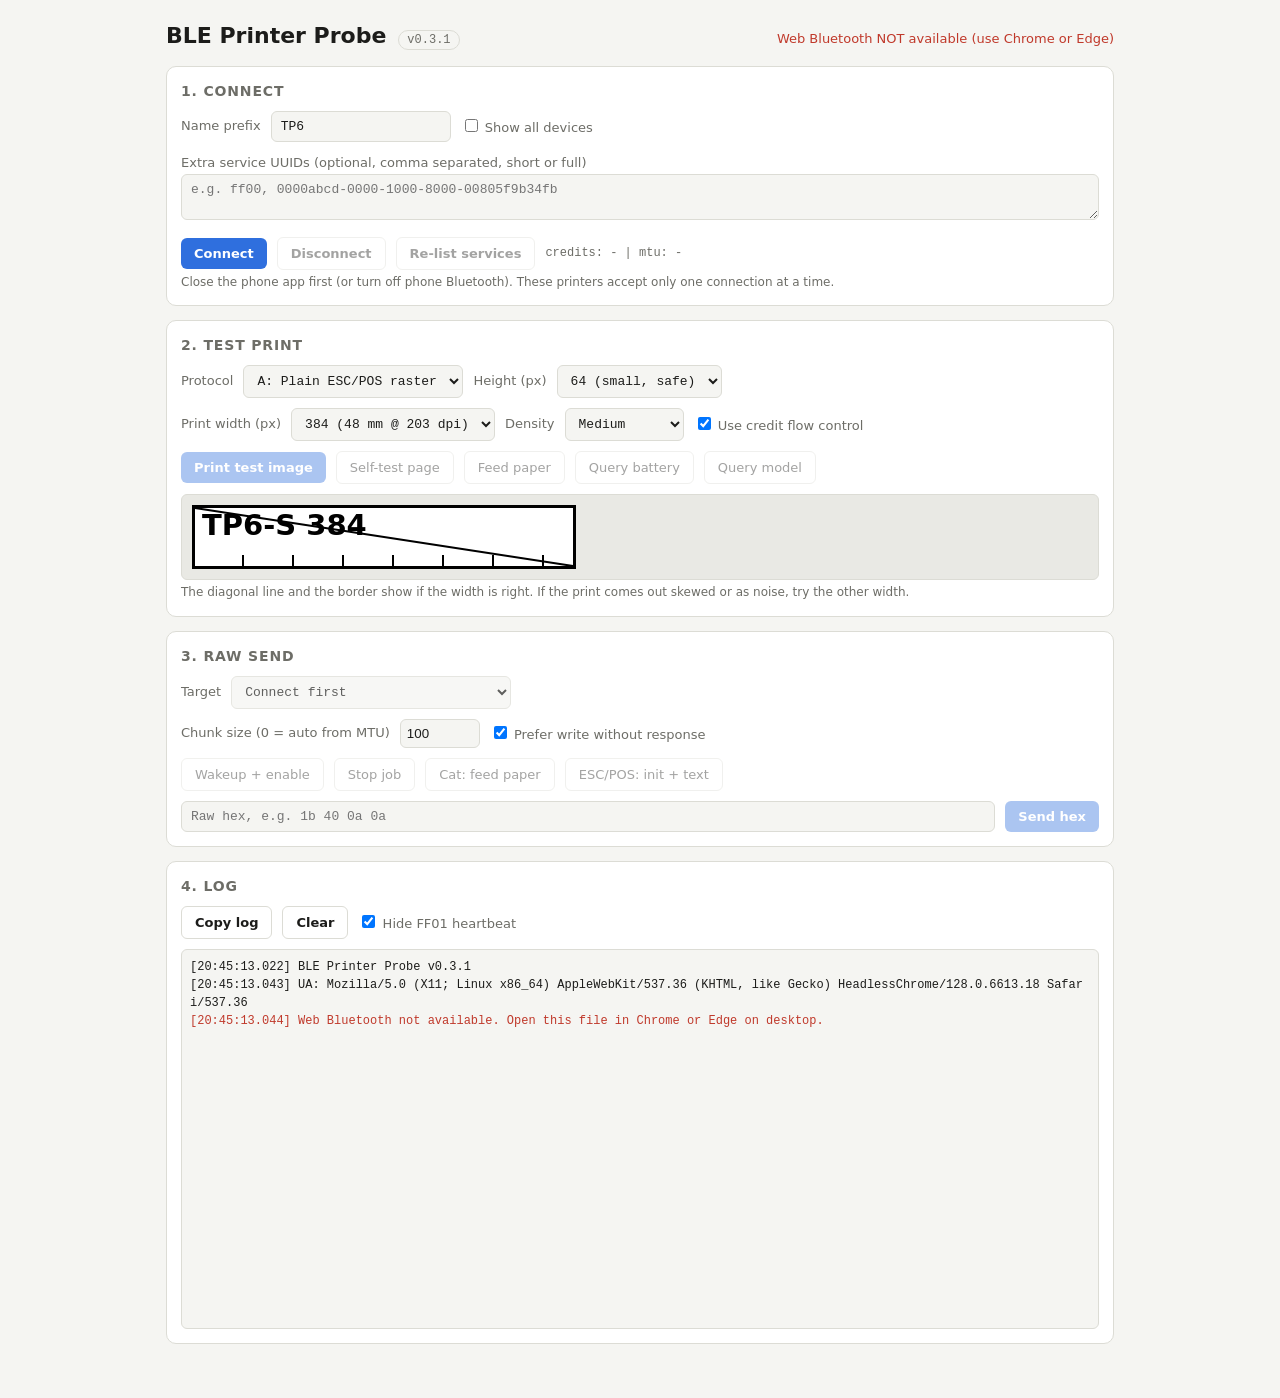
<file: tools/probes/ble_printer_probe_v0.3.1.html>
<!doctype html>
<html lang="en">
<head>
<meta charset="utf-8">
<meta name="viewport" content="width=device-width,initial-scale=1">
<title>BLE Printer Probe</title>
<style>
:root{
  --bg:#f5f5f2;--fg:#1c1c1a;--muted:#6d6d67;--card:#ffffff;--line:#dcdcd5;
  --accent:#2f6fde;--ok:#1f9d55;--warn:#b7791f;--err:#c0392b;--rx:#7c3aed;--tx:#0e7490;
  --mono:ui-monospace,SFMono-Regular,Menlo,Consolas,monospace;
}
@media (prefers-color-scheme:dark){
  :root{--bg:#141413;--fg:#ecece8;--muted:#9a9a93;--card:#1e1e1c;--line:#33332e;
  --accent:#6c9cff;--ok:#4ade80;--warn:#fbbf24;--err:#f87171;--rx:#c4b5fd;--tx:#67e8f9}
}
*{box-sizing:border-box}
body{margin:0;background:var(--bg);color:var(--fg);font:15px/1.45 system-ui,-apple-system,Segoe UI,sans-serif}
main{max-width:980px;margin:0 auto;padding:20px 16px 40px}
header{display:flex;align-items:baseline;gap:12px;flex-wrap:wrap;margin-bottom:14px}
h1{font-size:22px;margin:0}
.badge{font:12px var(--mono);padding:2px 8px;border:1px solid var(--line);border-radius:99px;color:var(--muted)}
.env{font-size:13px;color:var(--muted);margin-left:auto}
.card{background:var(--card);border:1px solid var(--line);border-radius:10px;padding:14px;margin-bottom:14px}
.card h2{font-size:14px;text-transform:uppercase;letter-spacing:.06em;color:var(--muted);margin:0 0 10px}
.row{display:flex;gap:10px;flex-wrap:wrap;align-items:center;margin-bottom:10px}
label{font-size:13px;color:var(--muted)}
input[type=text],select,textarea{background:var(--bg);color:var(--fg);border:1px solid var(--line);border-radius:6px;padding:7px 9px;font:13px var(--mono)}
textarea{width:100%;min-height:44px;resize:vertical}
input[type=number]{width:80px;background:var(--bg);color:var(--fg);border:1px solid var(--line);border-radius:6px;padding:6px}
button{background:var(--accent);color:#fff;border:0;border-radius:6px;padding:8px 13px;font:600 13px system-ui;cursor:pointer}
button.ghost{background:transparent;color:var(--fg);border:1px solid var(--line)}
button:disabled{opacity:.4;cursor:default}
.presets button{background:transparent;color:var(--fg);border:1px solid var(--line);font-weight:500}
.presets button:hover:not(:disabled){border-color:var(--accent)}
#hexIn{flex:1;min-width:220px}
#target{min-width:280px;max-width:100%}
#log{background:var(--bg);border:1px solid var(--line);border-radius:6px;height:380px;overflow:auto;padding:8px;font:12px/1.5 var(--mono);white-space:pre-wrap;word-break:break-all}
.l.ok{color:var(--ok)}.l.warn{color:var(--warn)}.l.err{color:var(--err)}.l.rx{color:var(--rx)}.l.tx{color:var(--tx)}.l.svc{font-weight:700}
.hint{font-size:12px;color:var(--muted);margin:4px 0 0}
.stat{font:12px var(--mono);color:var(--muted)}
.preview-wrap{background:#e9e9e4;border:1px solid var(--line);border-radius:6px;padding:10px;overflow:auto}
#preview{display:block;background:#fff;image-rendering:pixelated;max-width:100%}
</style>
</head>
<body>
<main>
<header>
  <h1>BLE Printer Probe</h1>
  <span class="badge" id="ver"></span>
  <span class="env" id="env"></span>
</header>

<section class="card">
  <h2>1. Connect</h2>
  <div class="row">
    <label for="namePrefix">Name prefix</label>
    <input type="text" id="namePrefix" value="TP6">
    <label><input type="checkbox" id="showAll"> Show all devices</label>
  </div>
  <label for="extra">Extra service UUIDs (optional, comma separated, short or full)</label>
  <textarea id="extra" placeholder="e.g. ff00, 0000abcd-0000-1000-8000-00805f9b34fb"></textarea>
  <div class="row" style="margin-top:10px;margin-bottom:0">
    <button id="btnConnect">Connect</button>
    <button id="btnDisconnect" class="ghost" disabled>Disconnect</button>
    <button id="btnRescan" class="ghost" disabled>Re-list services</button>
    <span class="stat" id="flow">credits: - | mtu: -</span>
  </div>
  <p class="hint">Close the phone app first (or turn off phone Bluetooth). These printers accept only one connection at a time.</p>
</section>

<section class="card">
  <h2>2. Test print</h2>
  <div class="row">
    <label for="proto">Protocol</label>
    <select id="proto">
      <option value="escpos" selected>A: Plain ESC/POS raster</option>
      <option value="phomemo">B: Phomemo style</option>
      <option value="l11">C: Marklife / P15 (L11)</option>
    </select>
    <label for="imgHeight">Height (px)</label>
    <select id="imgHeight">
      <option value="64" selected>64 (small, safe)</option>
      <option value="160">160</option>
      <option value="260">260</option>
    </select>
  </div>
  <div class="row">
    <label for="imgWidth">Print width (px)</label>
    <select id="imgWidth">
      <option value="384" selected>384 (48 mm @ 203 dpi)</option>
      <option value="576">576 (48 mm @ 300 dpi)</option>
      <option value="448">448</option>
      <option value="320">320</option>
    </select>
    <label for="density">Density</label>
    <select id="density">
      <option value="0">Don't send</option>
      <option value="1">Light</option>
      <option value="2" selected>Medium</option>
      <option value="3">Dark</option>
    </select>
    <label><input type="checkbox" id="useCredits" checked> Use credit flow control</label>
  </div>
  <div class="row presets">
    <button id="btnPrintTest" disabled style="background:var(--accent);color:#fff;border:0;font-weight:600">Print test image</button>
    <button data-cmd="selftest" disabled>Self-test page</button>
    <button data-cmd="feed" disabled>Feed paper</button>
    <button data-cmd="battery" disabled>Query battery</button>
    <button data-cmd="model" disabled>Query model</button>
  </div>
  <div class="preview-wrap"><canvas id="preview"></canvas></div>
  <p class="hint">The diagonal line and the border show if the width is right. If the print comes out skewed or as noise, try the other width.</p>
</section>

<section class="card">
  <h2>3. Raw send</h2>
  <div class="row">
    <label for="target">Target</label>
    <select id="target" disabled><option>Connect first</option></select>
  </div>
  <div class="row">
    <label>Chunk size (0 = auto from MTU)</label><input type="number" id="chunk" value="100" min="0" max="512">
    <label><input type="checkbox" id="noResp" checked> Prefer write without response</label>
  </div>
  <div class="row presets" id="presets"></div>
  <div class="row" style="margin-bottom:0">
    <input type="text" id="hexIn" placeholder="Raw hex, e.g. 1b 40 0a 0a">
    <button id="btnSend" disabled>Send hex</button>
  </div>
</section>

<section class="card">
  <h2>4. Log</h2>
  <div class="row">
    <button id="btnCopy" class="ghost">Copy log</button>
    <button id="btnClear" class="ghost">Clear</button>
    <label><input type="checkbox" id="hideHeartbeat" checked> Hide FF01 heartbeat</label>
  </div>
  <div id="log"></div>
</section>
</main>

<script>
const VERSION = '0.3.1';

// Service UUIDs commonly used by cheap BLE thermal printers.
// Web Bluetooth only exposes services that are declared up front, so the list matters.
const KNOWN = [
  ['ff00', 'Vendor FF00 (Marklife / P15 style)'],
  ['ae30', 'Cat printer family (GB/GT/MX)'],
  ['ae00', 'Cat printer variant'],
  ['af30', 'Cat printer variant'],
  ['ff10', 'Vendor FF10'],
  ['ff80', 'Vendor FF80'],
  ['fff0', 'Vendor FFF0'],
  ['ffe0', 'HM-10 style UART'],
  ['ffb0', 'Vendor FFB0'],
  ['abf0', 'Vendor ABF0'],
  ['18f0', 'Generic BLE printer (often ESC/POS)'],
  ['fee7', 'Tencent vendor service'],
  ['e7810a71-73ae-499d-8c15-faa9aef0c3f2', 'ESC/POS over BLE (common)'],
  ['49535343-fe7d-4ae5-8fa9-9fafd205e455', 'Microchip ISSC transparent UART'],
  ['6e400001-b5a3-f393-e0a9-e50e24dcca9e', 'Nordic UART'],
  ['180a', 'Device Information'],
  ['180f', 'Battery'],
];

const $ = s => document.querySelector(s);
const logEl = $('#log');
let device = null, server = null;
const chars = [];

// Flow control state (Marklife style): FF03 notifies "01 NN" = add NN credits, "02 LO HI" = MTU.
const flow = { credits: null, mtu: null };

$('#ver').textContent = 'v' + VERSION;
document.title = 'BLE Printer Probe v' + VERSION;

function toUuid(s) {
  s = s.trim().toLowerCase().replace(/^0x/, '');
  if (/^[0-9a-f]{4}$/.test(s) || /^[0-9a-f]{8}$/.test(s)) return BluetoothUUID.canonicalUUID(parseInt(s, 16));
  return s;
}
function shortName(uuid) {
  const m = uuid.match(/^0000([0-9a-f]{4})-0000-1000-8000-00805f9b34fb$/);
  return m ? '0x' + m[1].toUpperCase() : uuid;
}
function bytesOf(v) {
  if (v instanceof DataView) return new Uint8Array(v.buffer, v.byteOffset, v.byteLength);
  return new Uint8Array(v);
}
function hex(v) { return [...bytesOf(v)].map(b => b.toString(16).padStart(2, '0')).join(' '); }
function ascii(v) { return [...bytesOf(v)].map(b => (b >= 32 && b < 127) ? String.fromCharCode(b) : '.').join(''); }
function parseHex(str) {
  const clean = str.replace(/0x/gi, '').replace(/[^0-9a-f]/gi, '');
  if (!clean.length) throw new Error('Empty');
  if (clean.length % 2) throw new Error('Odd number of hex digits');
  const out = new Uint8Array(clean.length / 2);
  for (let i = 0; i < out.length; i++) out[i] = parseInt(clean.substr(i * 2, 2), 16);
  return out;
}
const sleep = ms => new Promise(r => setTimeout(r, ms));
function ts() { const d = new Date(); return d.toTimeString().slice(0, 8) + '.' + String(d.getMilliseconds()).padStart(3, '0'); }
function log(msg, cls = '') {
  const el = document.createElement('div');
  el.className = 'l ' + cls;
  el.textContent = `[${ts()}] ${msg}`;
  logEl.appendChild(el);
  logEl.scrollTop = logEl.scrollHeight;
}
function updateFlow() {
  $('#flow').textContent = `credits: ${flow.credits ?? '-'} | mtu: ${flow.mtu ?? '-'}`;
}
function concat(...parts) {
  const arrs = parts.map(p => p instanceof Uint8Array ? p : Uint8Array.from(p));
  const out = new Uint8Array(arrs.reduce((n, a) => n + a.length, 0));
  let o = 0;
  for (const a of arrs) { out.set(a, o); o += a.length; }
  return out;
}

// ---------- Marklife / P15 style commands ----------
const CMD = {
  wakeup: () => new Uint8Array(15),                    // 15 x 0x00
  enable: () => Uint8Array.of(0x10, 0xff, 0xf1, 0x02),
  stop: () => Uint8Array.of(0x10, 0xff, 0xf1, 0x45),
  density: d => Uint8Array.of(0x1f, 0x70, 0x02, d),
  feedDots: n => Uint8Array.of(0x1b, 0x4a, n & 0xff),
  selfTest: () => Uint8Array.of(0x1f, 0x40),
  battery: () => Uint8Array.of(0x10, 0xff, 0x50, 0xf1),
  model: () => Uint8Array.of(0x10, 0xff, 0x20, 0xf0),
};

// ---------- Cat printer protocol (kept for reference) ----------
function crc8(data) {
  let c = 0;
  for (const b of data) {
    c ^= b;
    for (let i = 0; i < 8; i++) c = (c & 0x80) ? ((c << 1) ^ 0x07) & 0xff : (c << 1) & 0xff;
  }
  return c;
}
function catPacket(cmd, data) {
  return Uint8Array.of(0x51, 0x78, cmd, 0x00, data.length & 0xff, (data.length >> 8) & 0xff, ...data, crc8(data), 0xff);
}
const enc = s => [...new TextEncoder().encode(s)];

const PRESETS = [
  ['Wakeup + enable', () => concat(CMD.wakeup(), CMD.enable())],
  ['Stop job', () => CMD.stop()],
  ['Cat: feed paper', () => catPacket(0xA1, [0x30, 0x00])],
  ['ESC/POS: init + text', () => Uint8Array.from([0x1b, 0x40, ...enc('probe test\n'), 0x1b, 0x64, 0x03])],
];
const presetsEl = $('#presets');
for (const [name, fn] of PRESETS) {
  const b = document.createElement('button');
  b.textContent = name;
  b.disabled = true;
  b.onclick = () => send(fn(), name);
  presetsEl.appendChild(b);
}

// ---------- Test image ----------
function buildTestCanvas(width) {
  const height = parseInt($('#imgHeight').value) || 64;
  if (height < 120) {
    // Compact test: border, diagonal, short label, ruler
    const cv = $('#preview');
    cv.width = width; cv.height = height;
    const g = cv.getContext('2d');
    g.fillStyle = '#fff'; g.fillRect(0, 0, width, height);
    g.fillStyle = '#000';
    g.fillRect(0, 0, width, 3); g.fillRect(0, height - 3, width, 3);
    g.fillRect(0, 0, 3, height); g.fillRect(width - 3, 0, 3, height);
    g.lineWidth = 2; g.strokeStyle = '#000';
    g.beginPath(); g.moveTo(3, 3); g.lineTo(width - 3, height - 3); g.stroke();
    g.textBaseline = 'top';
    g.font = `bold ${Math.round(height * 0.45)}px system-ui, sans-serif`;
    g.fillText(`TP6-S ${width}`, 10, 8);
    for (let x = 0; x < width; x += 50) g.fillRect(x, height - 14, 2, 11);
    return cv;
  }
  const cv = $('#preview');
  cv.width = width; cv.height = height;
  const g = cv.getContext('2d');
  g.fillStyle = '#fff'; g.fillRect(0, 0, width, height);
  g.fillStyle = '#000';
  // Border
  g.fillRect(0, 0, width, 4); g.fillRect(0, height - 4, width, 4);
  g.fillRect(0, 0, 4, height); g.fillRect(width - 4, 0, 4, height);
  // Diagonal (shows skew if width is wrong)
  g.lineWidth = 3; g.strokeStyle = '#000';
  g.beginPath(); g.moveTo(4, 4); g.lineTo(width - 4, height - 4); g.stroke();
  // Text
  g.textBaseline = 'top';
  g.font = `bold ${Math.round(width / 7)}px system-ui, sans-serif`;
  g.fillText('TP6-S', 14, 14);
  g.font = `bold ${Math.round(width / 16)}px system-ui, sans-serif`;
  g.fillText(`TEST ${width}px  v${VERSION}`, 14, 14 + Math.round(width / 6));
  // Checker strip
  const sq = 8, y0 = height - 60;
  for (let x = 4; x < width - 4; x += sq) for (let y = y0; y < y0 + 2 * sq * 2; y += sq)
    if (((x / sq | 0) + (y / sq | 0)) % 2 === 0) g.fillRect(x, y, sq, sq);
  // Ruler ticks every 50 px
  for (let x = 0; x < width; x += 50) g.fillRect(x, height - 20, 2, 14);
  return cv;
}

// Canvas -> 1bpp raster, MSB first, 1 = black.
function canvasToRaster(cv) {
  const w = cv.width, h = cv.height;
  const px = cv.getContext('2d').getImageData(0, 0, w, h).data;
  const bpr = Math.ceil(w / 8);
  const out = new Uint8Array(bpr * h);
  for (let y = 0; y < h; y++) for (let x = 0; x < w; x++) {
    const i = (y * w + x) * 4;
    const gray = 0.299 * px[i] + 0.587 * px[i + 1] + 0.114 * px[i + 2];
    if (gray < 128) out[y * bpr + (x >> 3)] |= 0x80 >> (x & 7);
  }
  return { bpr, h, data: out };
}

function rasterCommand(r) {
  // GS v 0: 1D 76 30 00 wl wh hl hh data  (width in bytes)
  return concat([0x1d, 0x76, 0x30, 0x00, r.bpr & 0xff, r.bpr >> 8, r.h & 0xff, r.h >> 8], r.data);
}

async function printTest() {
  const width = parseInt($('#imgWidth').value);
  const cv = buildTestCanvas(width);
  const r = canvasToRaster(cv);
  const d = parseInt($('#density').value);
  const proto = $('#proto').value;
  let job;
  if (proto === 'l11') {
    job = concat(
      d ? CMD.density(d) : [],
      CMD.wakeup(),
      CMD.enable(),
      rasterCommand(r),
      CMD.feedDots(100),
      CMD.stop()
    );
  } else if (proto === 'phomemo') {
    // Phomemo M02 / T02 style: init, center, set density, raster, feed, end-of-job markers
    job = concat(
      [0x1b, 0x40],
      [0x1b, 0x61, 0x01],
      [0x1f, 0x11, 0x02, 0x04],
      rasterCommand(r),
      [0x1b, 0x64, 0x02],
      [0x1b, 0x64, 0x02],
      [0x1f, 0x11, 0x08],
      [0x1f, 0x11, 0x0e],
      [0x1f, 0x11, 0x07],
      [0x1f, 0x11, 0x09]
    );
  } else {
    // Plain ESC/POS: init, GS v 0 raster, feed 3 lines
    job = concat([0x1b, 0x40], rasterCommand(r), [0x1b, 0x64, 0x03]);
  }
  log(`Test job [${proto}]: ${width}x${r.h}px, ${r.bpr} bytes/row, ${job.length} bytes total`);
  await send(job, 'test image');
}

async function wrapped(name, body) {
  await send(concat(CMD.wakeup(), CMD.enable(), body, CMD.stop()), name);
}

// ---------- BLE ----------
function setConnected(on) {
  $('#btnConnect').disabled = on;
  $('#btnDisconnect').disabled = !on;
  $('#btnRescan').disabled = !on;
  $('#btnSend').disabled = !on;
  $('#target').disabled = !on;
  $('#btnPrintTest').disabled = !on;
  document.querySelectorAll('.presets button').forEach(b => b.disabled = !on);
}

(function checkEnv() {
  const ok = !!navigator.bluetooth && window.isSecureContext;
  $('#env').textContent = ok ? 'Web Bluetooth available' : 'Web Bluetooth NOT available (use Chrome or Edge)';
  $('#env').style.color = ok ? 'var(--ok)' : 'var(--err)';
  log(`BLE Printer Probe v${VERSION}`);
  log(`UA: ${navigator.userAgent}`);
  if (!ok) log('Web Bluetooth not available. Open this file in Chrome or Edge on desktop.', 'err');
  buildTestCanvas(parseInt($('#imgWidth').value));
})();

async function connect() {
  try {
    const extra = $('#extra').value.split(/[\s,]+/).filter(Boolean).map(toUuid);
    const opts = { optionalServices: [...KNOWN.map(k => toUuid(k[0])), ...extra] };
    const prefix = $('#namePrefix').value.trim();
    if ($('#showAll').checked || !prefix) opts.acceptAllDevices = true;
    else opts.filters = [{ namePrefix: prefix }, { namePrefix: 'eTP' }];

    log('Opening device chooser...');
    device = await navigator.bluetooth.requestDevice(opts);
    log(`Selected: "${device.name}" (id ${device.id})`, 'ok');
    // Assign (not addEventListener) so reconnecting the same device doesn't stack handlers.
    device.ongattserverdisconnected = () => {
      log('Device disconnected', 'warn');
      flow.credits = null; flow.mtu = null; updateFlow();
      setConnected(false);
    };
    flow.credits = null; flow.mtu = null; updateFlow();

    log('Connecting GATT...');
    server = await device.gatt.connect();
    log('GATT connected', 'ok');
    setConnected(true);
    await enumerate();
  } catch (e) {
    log('Connect failed: ' + e.message, 'err');
  }
}

function onNotify(c, value) {
  const b = bytesOf(value);
  const short = shortName(c.uuid);
  if (short === '0xFF03' && b.length >= 2) {
    if (b[0] === 0x01) { flow.credits = (flow.credits ?? 0) + b[1]; updateFlow(); }
    else if (b[0] === 0x02 && b.length >= 3) { flow.mtu = b[1] | (b[2] << 8); updateFlow(); log(`MTU reported: ${flow.mtu}`, 'ok'); }
    if (b[0] === 0x01 && b[1] === 0x01) return; // too noisy, credits shown in header
  }
  if (short === '0xFF01' && b[0] === 0x64 && b[1] === 0xff && $('#hideHeartbeat').checked) return;
  log(`RX ${short}: ${hex(value)}  "${ascii(value)}"`, 'rx');
}

async function enumerate() {
  chars.length = 0;
  const labels = Object.fromEntries(KNOWN.map(k => [toUuid(k[0]), k[1]]));
  let services;
  try {
    services = await server.getPrimaryServices();
  } catch (e) {
    log('No accessible services: ' + e.message, 'err');
    fillTargets();
    return;
  }
  log(`Found ${services.length} accessible service(s)`, 'ok');

  for (const s of services) {
    log(`SERVICE ${shortName(s.uuid)}  ${labels[s.uuid] || ''}`, 'svc');
    let cs = [];
    try { cs = await s.getCharacteristics(); }
    catch (e) { log('  could not list characteristics: ' + e.message, 'err'); continue; }

    for (const c of cs) {
      const p = c.properties;
      const props = ['read', 'write', 'writeWithoutResponse', 'notify', 'indicate'].filter(k => p[k]);
      log(`  CHAR ${shortName(c.uuid)}  [${props.join(', ')}]`);
      chars.push({ svc: s.uuid, uuid: c.uuid, props, ch: c });

      if (p.read) {
        try { const v = await c.readValue(); log(`    value: ${hex(v)}  "${ascii(v)}"`); }
        catch (e) { log('    read failed: ' + e.message, 'warn'); }
      }
      if (p.notify || p.indicate) {
        try {
          c.oncharacteristicvaluechanged = ev => onNotify(c, ev.target.value);
          await c.startNotifications();
          log('    notifications on', 'ok');
        } catch (e) { log('    notify failed: ' + e.message, 'warn'); }
      }
    }
  }
  fillTargets();
}

function fillTargets() {
  const sel = $('#target');
  sel.innerHTML = '';
  const writable = chars.map((c, i) => ({ c, i })).filter(({ c }) => c.ch.properties.write || c.ch.properties.writeWithoutResponse);
  if (!writable.length) { sel.innerHTML = '<option value="">No writable characteristic found</option>'; return; }
  const prefer = ['ff02', 'ae01', '2af1', 'bef8d6c9-9c21-4c9e-b632-bd58c1009f9f'].map(toUuid);
  let best = writable[0].i;
  for (const p of prefer) { const hit = writable.find(({ c }) => c.uuid === p); if (hit) { best = hit.i; break; } }
  for (const { c, i } of writable) {
    const o = document.createElement('option');
    o.value = i;
    o.textContent = `${shortName(c.uuid)}  (svc ${shortName(c.svc)})  [${c.props.join(', ')}]`;
    if (i === best) o.selected = true;
    sel.appendChild(o);
  }
  log(`Default target: ${shortName(chars[best].uuid)}`);
}

// Wait for at least one credit. If none arrive within 1 s, force one (same as the vendor app).
async function takeCredit() {
  const t0 = performance.now();
  while ((flow.credits ?? 0) <= 0) {
    if (performance.now() - t0 > 1000) { log('No credits for 1 s, forcing 1', 'warn'); flow.credits = 1; break; }
    await sleep(5);
  }
  flow.credits--; updateFlow();
}

let busy = false;
async function send(bytes, label = 'hex') {
  if (busy) { log('Busy, wait for the current send to finish', 'warn'); return; }
  const entry = chars[$('#target').value];
  if (!entry) { log('No target characteristic selected', 'err'); return; }
  const p = entry.ch.properties;
  const noResp = p.writeWithoutResponse && ($('#noResp').checked || !p.write);
  let chunk = parseInt($('#chunk').value) || 0;
  if (chunk <= 0) chunk = flow.mtu ? flow.mtu - 3 : 20;
  const useCredits = $('#useCredits').checked && flow.credits !== null;
  busy = true;
  const t0 = performance.now();
  try {
    let packets = 0;
    for (let i = 0; i < bytes.length; i += chunk) {
      if (useCredits) await takeCredit();
      const part = bytes.slice(i, i + chunk);
      if (noResp) await entry.ch.writeValueWithoutResponse(part);
      else await entry.ch.writeValueWithResponse(part);
      packets++;
      if (!useCredits) await sleep(30);
    }
    const preview = hex(bytes.slice(0, 48)) + (bytes.length > 48 ? ' ...' : '');
    const ms = Math.round(performance.now() - t0);
    log(`TX [${label}] -> ${shortName(entry.uuid)} (${bytes.length} B in ${packets} pkt of ${chunk}, ${useCredits ? 'credits' : 'timed'}, ${ms} ms): ${preview}`, 'tx');
  } catch (e) {
    log(`TX [${label}] failed: ${e.message}`, 'err');
    if (chunk > 20) log('Tip: set chunk size to 20 and try again', 'warn');
  } finally {
    busy = false;
  }
}

$('#btnConnect').onclick = connect;
$('#btnDisconnect').onclick = () => { if (device?.gatt.connected) device.gatt.disconnect(); };
$('#btnRescan').onclick = enumerate;
$('#btnPrintTest').onclick = printTest;
$('#imgWidth').onchange = () => buildTestCanvas(parseInt($('#imgWidth').value));
$('#imgHeight').onchange = () => buildTestCanvas(parseInt($('#imgWidth').value));
document.querySelectorAll('[data-cmd]').forEach(b => b.onclick = () => {
  const c = b.dataset.cmd;
  if (c === 'selftest') wrapped('self-test', CMD.selfTest());
  if (c === 'feed') wrapped('feed 100 dots', CMD.feedDots(100));
  if (c === 'battery') send(CMD.battery(), 'battery query');
  if (c === 'model') send(CMD.model(), 'model query');
});
$('#btnSend').onclick = () => { try { send(parseHex($('#hexIn').value), 'raw'); } catch (e) { log('Bad hex: ' + e.message, 'err'); } };
$('#btnCopy').onclick = async () => {
  try { await navigator.clipboard.writeText(logEl.innerText); log('Log copied to clipboard', 'ok'); }
  catch (e) { log('Copy failed, select the log text manually', 'warn'); }
};
$('#btnClear').onclick = () => { logEl.innerHTML = ''; };
</script>
</body>
</html>
</file>
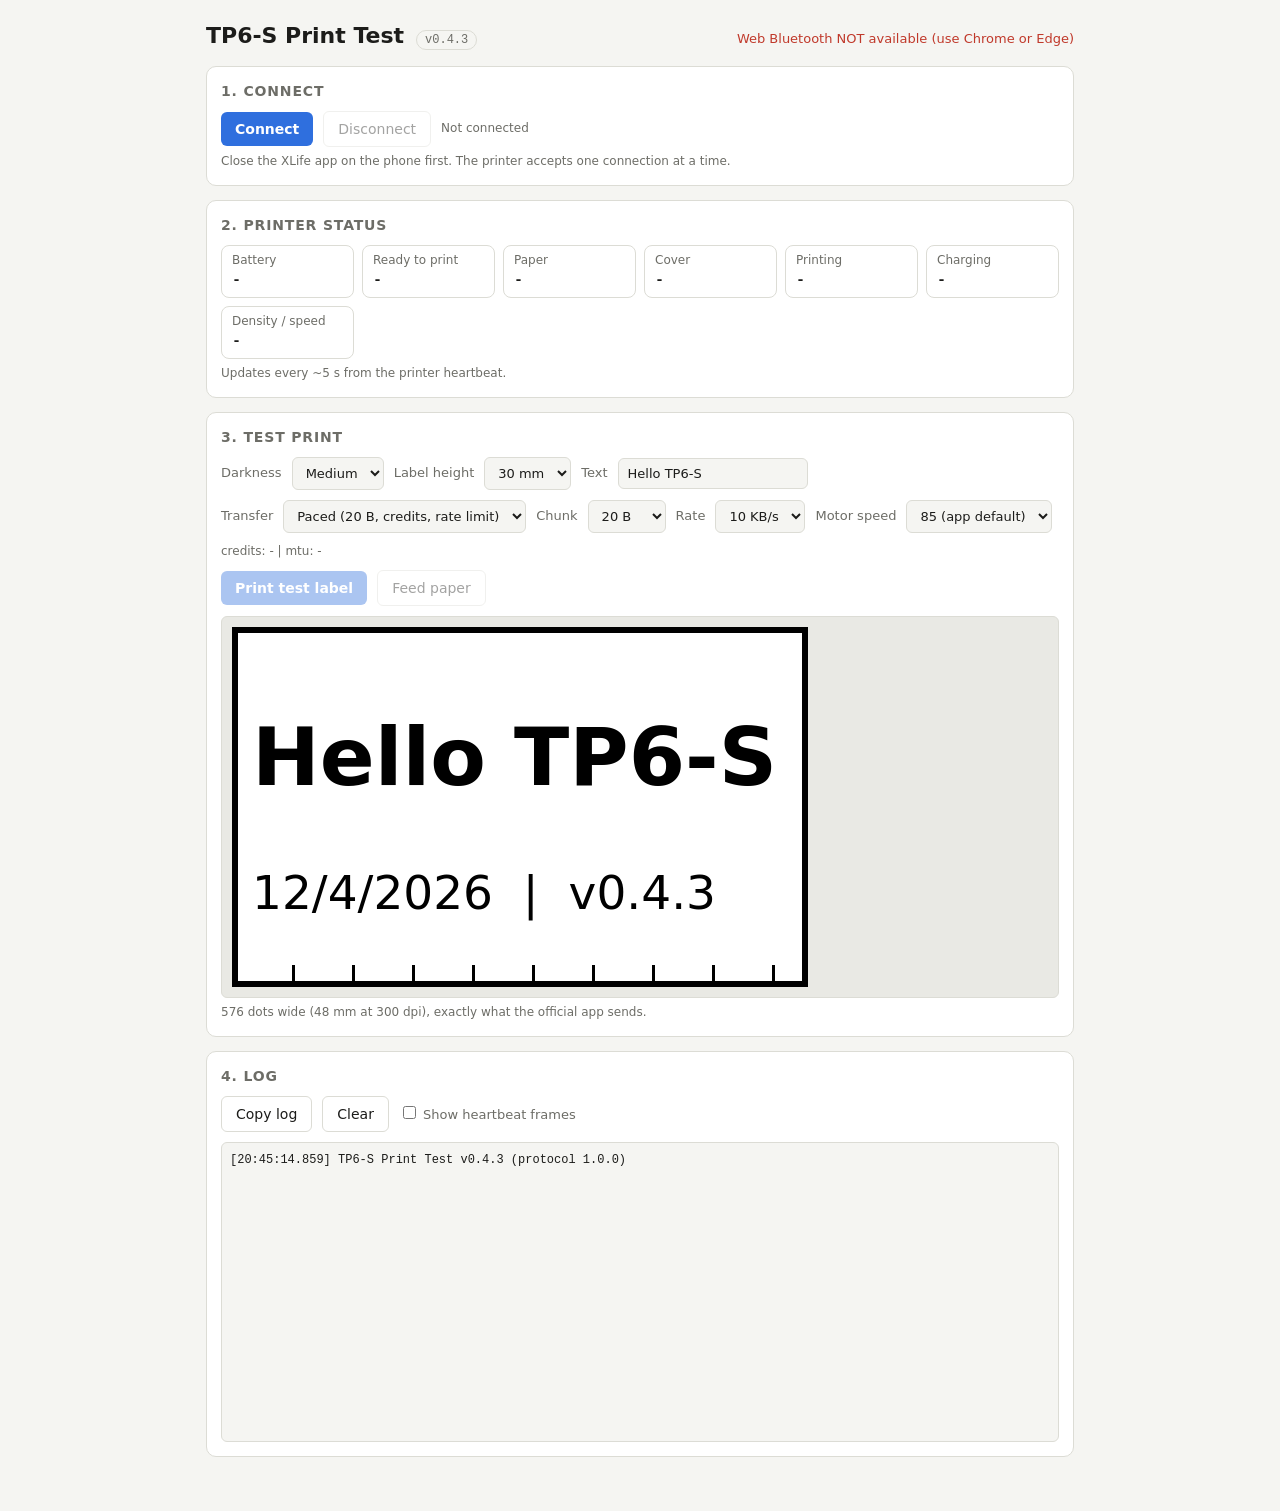
<file: tools/probes/tp6s_print_test_v0.4.3.html>
<!doctype html>
<html lang="en">
<head>
<meta charset="utf-8">
<meta name="viewport" content="width=device-width,initial-scale=1">
<title>TP6-S Print Test</title>
<style>
:root{
  --bg:#f5f5f2;--fg:#1c1c1a;--muted:#6d6d67;--card:#ffffff;--line:#dcdcd5;
  --accent:#2f6fde;--ok:#1f9d55;--warn:#b7791f;--err:#c0392b;--rx:#7c3aed;--tx:#0e7490;
  --mono:ui-monospace,SFMono-Regular,Menlo,Consolas,monospace;
}
@media (prefers-color-scheme:dark){
  :root{--bg:#141413;--fg:#ecece8;--muted:#9a9a93;--card:#1e1e1c;--line:#33332e;
  --accent:#6c9cff;--ok:#4ade80;--warn:#fbbf24;--err:#f87171;--rx:#c4b5fd;--tx:#67e8f9}
}
*{box-sizing:border-box}
body{margin:0;background:var(--bg);color:var(--fg);font:15px/1.45 system-ui,-apple-system,Segoe UI,sans-serif}
main{max-width:900px;margin:0 auto;padding:20px 16px 40px}
header{display:flex;align-items:baseline;gap:12px;flex-wrap:wrap;margin-bottom:14px}
h1{font-size:22px;margin:0}
.badge{font:12px var(--mono);padding:2px 8px;border:1px solid var(--line);border-radius:99px;color:var(--muted)}
.env{font-size:13px;color:var(--muted);margin-left:auto}
.card{background:var(--card);border:1px solid var(--line);border-radius:10px;padding:14px;margin-bottom:14px}
.card h2{font-size:14px;text-transform:uppercase;letter-spacing:.06em;color:var(--muted);margin:0 0 10px}
.row{display:flex;gap:10px;flex-wrap:wrap;align-items:center;margin-bottom:10px}
label{font-size:13px;color:var(--muted)}
select,input[type=text]{background:var(--bg);color:var(--fg);border:1px solid var(--line);border-radius:6px;padding:7px 9px;font:13px system-ui}
button{background:var(--accent);color:#fff;border:0;border-radius:6px;padding:9px 14px;font:600 14px system-ui;cursor:pointer}
button.ghost{background:transparent;color:var(--fg);border:1px solid var(--line);font-weight:500}
button:disabled{opacity:.4;cursor:default}
.status{display:grid;grid-template-columns:repeat(auto-fill,minmax(130px,1fr));gap:8px}
.pill{border:1px solid var(--line);border-radius:8px;padding:6px 10px}
.pill b{display:block;font-size:12px;color:var(--muted);font-weight:500}
.pill span{font:600 15px var(--mono)}
.preview-wrap{background:#e9e9e4;border:1px solid var(--line);border-radius:6px;padding:10px;overflow:auto}
#preview{display:block;background:#fff;width:100%;max-width:576px;image-rendering:pixelated}
#log{background:var(--bg);border:1px solid var(--line);border-radius:6px;height:300px;overflow:auto;padding:8px;font:12px/1.5 var(--mono);white-space:pre-wrap;word-break:break-all}
.l.ok{color:var(--ok)}.l.warn{color:var(--warn)}.l.err{color:var(--err)}.l.rx{color:var(--rx)}.l.tx{color:var(--tx)}
.hint{font-size:12px;color:var(--muted);margin:6px 0 0}
</style>
</head>
<body>
<main>
<header>
  <h1>TP6-S Print Test</h1>
  <span class="badge" id="ver"></span>
  <span class="env" id="env"></span>
</header>

<section class="card">
  <h2>1. Connect</h2>
  <div class="row" style="margin-bottom:0">
    <button id="btnConnect">Connect</button>
    <button id="btnDisconnect" class="ghost" disabled>Disconnect</button>
    <span class="hint" id="connState" style="margin:0">Not connected</span>
  </div>
  <p class="hint">Close the XLife app on the phone first. The printer accepts one connection at a time.</p>
</section>

<section class="card">
  <h2>2. Printer status</h2>
  <div class="status" id="status">
    <div class="pill"><b>Battery</b><span id="stBattery">-</span></div>
    <div class="pill"><b>Ready to print</b><span id="stReady">-</span></div>
    <div class="pill"><b>Paper</b><span id="stPaper">-</span></div>
    <div class="pill"><b>Cover</b><span id="stCover">-</span></div>
    <div class="pill"><b>Printing</b><span id="stPrinting">-</span></div>
    <div class="pill"><b>Charging</b><span id="stCharging">-</span></div>
    <div class="pill"><b>Density / speed</b><span id="stDensity">-</span></div>
  </div>
  <p class="hint">Updates every ~5 s from the printer heartbeat.</p>
</section>

<section class="card">
  <h2>3. Test print</h2>
  <div class="row">
    <label for="density">Darkness</label>
    <select id="density">
      <option value="7">Light</option>
      <option value="12" selected>Medium</option>
      <option value="15">Dark</option>
    </select>
    <label for="height">Label height</label>
    <select id="height">
      <option value="20">20 mm</option>
      <option value="30" selected>30 mm</option>
      <option value="40">40 mm</option>
    </select>
    <label for="testText">Text</label>
    <input type="text" id="testText" value="Hello TP6-S">
  </div>
  <div class="row">
    <label for="mode">Transfer</label>
    <select id="mode">
      <option value="paced" selected>Paced (20 B, credits, rate limit)</option>
      <option value="fast">Fast (credits only, may crash)</option>
      <option value="safe">Safe (wait for each chunk)</option>
    </select>
    <label for="chunk">Chunk</label>
    <select id="chunk">
      <option value="20" selected>20 B</option>
      <option value="60">60 B</option>
      <option value="100">100 B</option>
      <option value="128">128 B</option>
      <option value="180">180 B</option>
    </select>
    <label for="rate">Rate</label>
    <select id="rate">
      <option value="4000">4 KB/s</option>
      <option value="6000">6 KB/s</option>
      <option value="10000" selected>10 KB/s</option>
    </select>
    <label for="speed">Motor speed</label>
    <select id="speed">
      <option value="50">50</option>
      <option value="85" selected>85 (app default)</option>
      <option value="120">120</option>
      <option value="180">180</option>
    </select>
    <span class="hint" id="flow" style="margin:0">credits: - | mtu: -</span>
  </div>
  <div class="row">
    <button id="btnPrint" disabled>Print test label</button>
    <button id="btnFeed" class="ghost" disabled>Feed paper</button>
  </div>
  <div class="preview-wrap"><canvas id="preview"></canvas></div>
  <p class="hint">576 dots wide (48 mm at 300 dpi), exactly what the official app sends.</p>
</section>

<section class="card">
  <h2>4. Log</h2>
  <div class="row">
    <button id="btnCopy" class="ghost">Copy log</button>
    <button id="btnClear" class="ghost">Clear</button>
    <label><input type="checkbox" id="showHeartbeat"> Show heartbeat frames</label>
  </div>
  <div id="log"></div>
</section>
</main>

<script>
const APP_VERSION = '0.4.3';

/*
 * tp6s_protocol.js  v1.0.0
 *
 * Vretti TP6-S (BLE name "TP6-S") print protocol, reimplemented from
 * XLife Pro 3.18.1 (com.printer.printer.pocket.PrinterTwoInch ->
 * libykDataPacket.so getPrintSepImgWithTypeCommand("EM_300DPI_2INCH", ...)).
 *
 * No dependencies. Works in browsers (Web Bluetooth) and Node (for tests).
 * The image path for this printer uses NO compression, NO checksum and NO crypto:
 * every message is  64 | cmd | seq | lenLo lenHi | payload | 00 00 00 00 | 9B
 * (see TP6S_PROTOCOL.md for the full spec and the evidence behind each byte).
 */

const TP6S = Object.freeze({
  VERSION: '1.0.0',
  // GATT (com.yk.helper.YKBleManager.UUID_CUS)
  SERVICE_UUID: '0000ff00-0000-1000-8000-00805f9b34fb',
  WRITE_UUID: '0000ff02-0000-1000-8000-00805f9b34fb',   // app writes here (write WITH response)
  NOTIFY_UUID: '0000ff01-0000-1000-8000-00805f9b34fb',  // app subscribes here (status / replies)
  AUX_NOTIFY_UUID: '0000ff03-0000-1000-8000-00805f9b34fb', // not used by the app for TP6-S
  // config "EM_300DPI_2INCH" (getPrinterConfigByName in libykDataPacket.so)
  DOTS_PER_LINE: 576,        // dotsNum
  BYTES_PER_LINE: 72,        // 576 / 8
  LINES_PER_PACKET: 4,       // pkgLength
  DOTS_PER_MM: 12,           // pointsPerMM (~300 dpi)
  FEED_DOTS: 172,            // feed (sent after every image)
  CONFIG_SPEED: 50,          // used only when the given speed is out of range
  CONFIG_DENSITY: 12,        // used only when the given density is out of range
  APP_SPEED: 85,             // PrinterTwoInch.r0() for TP6_S
  // PrintConfig$DensityType.DENSITY_7_12_15 (PrinterUtils.O): level 1 / 2 / 3
  DENSITY_BY_LEVEL: Object.freeze({ 1: 7, 2: 12, 3: 15 }),
});

// Message types (CusMsgType values seen in libykDataPacket.so)
const CMD = Object.freeze({
  IMAGE_ROWS: 0x00,      // cusGetImgPrintDataWithPaddingOffsetR -> cusPkgMsg(type@0x1abdc8 = 0)
  FEED: 0x02,            // AstraP1::feedPaper, payload u16 LE dots
  SET_AUTO_OFF: 0x08,    // getSetAutoOffTimeCommand, payload u8
  SET_DENSITY: 0x09,     // AstraP1::setDensity, payload u8 (0..15)
  SET_SPEED: 0x0a,       // AstraP1::setSpeed, payload u8 (0..255)
  GET_STATUS: 0x10,      // getPrinterStatusCommand
  GET_FIRMWARE: 0x11,    // getFirmwareVersionCommand
  GET_SN: 0x12,          // first part of getSnCommand
  QUERY_17: 0x17,        // getSnCommand also sends 17[10] and 17[01]
  GET_PAPER_TYPE: 0x72,  // getPaperTypeCommand, payload [01]
  BLE_TOKEN: 0x80,       // getBleTokenBytesCommand, payload [01] (sent right after MTU exchange)
  STATUS_REPORT: 0xff,   // printer -> host heartbeat (every ~5 s on FF01)
});

// ---------------------------------------------------------------------------
// Sequence counter: libykDataPacket keeps ONE global 6-bit counter (byte at
// .bss 0x1abdcc) that is pre-incremented for every message it builds:
// seq = (seq + 1) & 0x3f. The first message after load has seq = 1.
// ---------------------------------------------------------------------------
let _seq = 0;
function setSequence(n) { _seq = n & 0x3f; }
function getSequence() { return _seq; }
function nextSeq() { _seq = (_seq + 1) & 0x3f; return _seq; }

/** Build one framed message (cusPkgMsg @0xe1f20). */
function packMsg(cmd, payload = new Uint8Array(0), seq = nextSeq()) {
  const p = payload instanceof Uint8Array ? payload : Uint8Array.from(payload);
  const len = p.length & 0xffff;
  const out = new Uint8Array(len + 10);
  out[0] = 0x64;
  out[1] = cmd & 0xff;
  out[2] = seq & 0x3f;
  out[3] = len & 0xff;
  out[4] = len >> 8;
  out.set(p.subarray(0, len), 5);
  // out[5+len .. 8+len] = 00 00 00 00 (checksum slot, left zero by the app)
  out[len + 9] = 0x9b;
  return out;
}

function concat(list) {
  let n = 0;
  for (const a of list) n += a.length;
  const out = new Uint8Array(n);
  let o = 0;
  for (const a of list) { out.set(a, o); o += a.length; }
  return out;
}

// --- simple commands (byte-identical to the native getters) ---------------
const cmdBleToken = () => packMsg(CMD.BLE_TOKEN, [0x01]);
const cmdGetSn = () => concat([
  packMsg(CMD.GET_SN), packMsg(CMD.QUERY_17, [0x10]), packMsg(CMD.QUERY_17, [0x01])]);
const cmdGetFirmwareVersion = () => packMsg(CMD.GET_FIRMWARE);
const cmdGetPrinterStatus = () => packMsg(CMD.GET_STATUS);
const cmdGetPaperType = () => packMsg(CMD.GET_PAPER_TYPE, [0x01]);
const cmdSetAutoOffTime = (code) => packMsg(CMD.SET_AUTO_OFF, [code & 0xff]);
const cmdSetSpeed = (v) => packMsg(CMD.SET_SPEED, [v & 0xff]);
const cmdSetDensity = (v) => packMsg(CMD.SET_DENSITY, [v & 0xff]);
const cmdFeed = (dots) => packMsg(CMD.FEED, [dots & 0xff, (dots >> 8) & 0xff]);

/**
 * Messages the app writes right after connecting (PrinterManager):
 *   onMtuChanged -> YkBleDataSplitManager.setCurMtu -> getBleTokenBytesCommand
 *   +100 ms  -> PrinterCus.t()  = getSnCommand (3 messages)
 *   +200 ms  -> PrinterCus.w()  = getFirmwareVersionCommand
 * Returned as [{delayMs, bytes}] relative to the moment notifications + MTU are ready.
 */
function buildConnectSequence() {
  return [
    { delayMs: 0, bytes: cmdBleToken() },
    { delayMs: 100, bytes: cmdGetSn() },
    { delayMs: 200, bytes: cmdGetFirmwareVersion() },
  ];
}

// --- image -----------------------------------------------------------------

/**
 * Convert RGBA pixels to packed 1-bpp rows exactly like the native
 * cusConvertImgDataWithPadding (@0xe21f0):
 *   gray = (R*171>>9) + (G*171>>9) + (B*171>>9);  black when gray < 128.
 * Alpha is ignored (a transparent pixel with RGB 0,0,0 prints black!).
 * Output: MSB-first, 1 = black, ceil(w/8) bytes per row.
 */
function rgbaToMonoRows(rgba, width, height) {
  const bpr = (width + 7) >> 3;
  const out = new Uint8Array(bpr * height);
  for (let y = 0; y < height; y++) {
    for (let x = 0; x < width; x++) {
      const i = (y * width + x) * 4;
      const g = ((rgba[i] * 171) >> 9) + ((rgba[i + 1] * 171) >> 9) + ((rgba[i + 2] * 171) >> 9);
      if (g < 128) out[y * bpr + (x >> 3)] |= 0x80 >> (x & 7);
    }
  }
  return out;
}

/**
 * Place packed rows (ceil(widthDots/8) bytes per row, MSB-first, 1=black) into
 * 576-dot printer lines. Like the app: RIGHT-aligned (left padding = 576 - width);
 * if wider than 576 the LEFT part is cropped. The app always scales the bitmap to
 * 576 px wide first (YkUtil.scalingBitmap), so normally width == 576.
 */
function toPrinterLines(mono, widthDots, heightDots) {
  const W = TP6S.DOTS_PER_LINE, BPL = TP6S.BYTES_PER_LINE;
  const srcBpr = (widthDots + 7) >> 3;
  const out = new Uint8Array(BPL * heightDots);
  const pad = W - widthDots;
  if (pad === 0 && srcBpr === BPL) { out.set(mono.subarray(0, out.length)); return out; }
  for (let y = 0; y < heightDots; y++) {
    for (let x = 0; x < W; x++) {
      const sx = x - pad;
      if (sx < 0 || sx >= widthDots) continue;
      if (mono[y * srcBpr + (sx >> 3)] & (0x80 >> (sx & 7))) out[y * BPL + (x >> 3)] |= 0x80 >> (x & 7);
    }
  }
  return out;
}

/**
 * Build the complete print job for one label/page, byte-identical to
 * YkDataPacket.getPrintImgWithTypeCommand("EM_300DPI_2INCH", bmp, 85, density, isFirst, isLast, false, 0, 0, 576, true).
 *
 * @param {Uint8Array} mono   packed rows, ceil(widthDots/8) bytes each, MSB first, 1 = black
 * @param {number} widthDots  normally 576
 * @param {number} heightDots number of rows (any value, no padding to 4)
 * @param {object} opts {density (0..15, default 12), speed (10..255, default 85),
 *                       feedDots (default 172), isFirst, isLast (accepted, no effect
 *                       for this printer config)}
 * @returns {{packets: Uint8Array[], bytes: Uint8Array}}
 */
function buildTp6sPrintJob(mono, widthDots, heightDots, opts = {}) {
  let speed = opts.speed ?? TP6S.APP_SPEED;
  let density = opts.density ?? TP6S.CONFIG_DENSITY;
  const feed = opts.feedDots ?? TP6S.FEED_DOTS;
  // native (pkgPrintLabelWithConfig @0xd2008): a speed outside 10..255 or a density
  // outside 0..15 is replaced by the config default (setSpeed 50 / setDensity 12)
  if (!(speed >= 10 && speed <= 255)) speed = TP6S.CONFIG_SPEED;
  if (!(density >= 0 && density <= 15)) density = TP6S.CONFIG_DENSITY;

  const packets = [];
  packets.push(cmdSetSpeed(speed));
  packets.push(cmdSetDensity(density));
  const lines = toPrinterLines(mono, widthDots, heightDots);
  const chunk = TP6S.LINES_PER_PACKET * TP6S.BYTES_PER_LINE; // 288 bytes
  for (let o = 0; o < lines.length; o += chunk) {
    packets.push(packMsg(CMD.IMAGE_ROWS, lines.subarray(o, Math.min(o + chunk, lines.length))));
  }
  if (feed >= 1) packets.push(cmdFeed(feed));
  return { packets, bytes: concat(packets) };
}

/** Convenience: RGBA (e.g. canvas ImageData.data) straight to a job. */
function buildTp6sPrintJobFromRgba(rgba, width, height, opts = {}) {
  return buildTp6sPrintJob(rgbaToMonoRows(rgba, width, height), width, height, opts);
}

// --- incoming messages -----------------------------------------------------

/** Checksum the printer puts in its own messages (cusCalChecksum @0xe0a90):
 *  0x12345678 + sum(bytes[0 .. len-6]) + 0x9B, stored LE in bytes[len-5 .. len-2]. */
function calcChecksum(frame) {
  let s = 0x12345678;
  for (let i = 0; i < frame.length - 5; i++) s += frame[i];
  s += frame[frame.length - 1];
  return s >>> 0;
}

/** Split a notification buffer into frames (64 .. 9B with valid length). */
function splitFrames(buf) {
  const frames = [];
  let i = 0;
  while (i + 10 <= buf.length) {
    if (buf[i] !== 0x64) { i++; continue; }
    const len = buf[i + 3] | (buf[i + 4] << 8);
    const end = i + len + 10;
    if (end > buf.length) break;
    if (buf[end - 1] === 0x9b) { frames.push(buf.subarray(i, end)); i = end; } else i++;
  }
  return frames;
}

/**
 * Decode one printer frame. For the 18-byte status heartbeat (cmd 0xFF, payload 8 bytes)
 * the field layout follows cusUnpkgPrinterStatus (@0xe8ce4) + YkPrinterInfo field names.
 */
function parseFrame(f) {
  const len = f[3] | (f[4] << 8);
  const payload = f.subarray(5, 5 + len);
  const stored = (f[5 + len] | (f[6 + len] << 8) | (f[7 + len] << 16) | (f[8 + len] << 24)) >>> 0;
  const res = { cmd: f[1], seq: f[2], payload, checksumOk: stored === calcChecksum(f) };
  if (f.length === 17 || f.length === 18) {
    const raw = (payload[0] | (payload[1] << 8)) << 16 >> 16; // int16
    const flags = payload[2] | (payload[3] << 8);
    const b = (n) => !!(flags & (1 << n));
    res.status = {
      voltageRaw: raw,
      voltage: raw * 3340 * 280 / 409600, // float the app stores in YkPrinterInfo.voltage
      isTurnOn: b(0), isCutterReady: b(0), isBtConnected: b(1), isCharging: b(2),
      isPrinting: b(3), isSuspent: b(4), isUsbBusy: b(5), isBtBusy: b(6),
      isMotorOutSync: b(7), isUncap: b(8), isLowBattery: b(9), isOverHeating: b(10),
      isPaperOut: b(11), isAllowPrint: b(12), isValidPaper: b(13), isUpgrading: b(14),
      isUsbConnected: b(15), isPaperLoaded: b(15),
      density: payload[4], autoOffTime: payload[5], speed: payload[6],
      batteryPercentage: f.length === 18 ? payload[7] : null,
    };
  }
  return res;
}

// --- Web Bluetooth transport -----------------------------------------------

const sleep = (ms) => new Promise((r) => setTimeout(r, ms));

/**
 * Write a byte stream like YkBleDataSplitManager does: cut it into chunks of
 * (MTU - 3) bytes regardless of message boundaries and write them one after the
 * other WITH response (BluetoothGatt.writeCharacteristic, default write type;
 * the next chunk only goes after onCharacteristicWrite). The app asks for MTU 512;
 * Web Bluetooth cannot choose the MTU, so keep chunks small (printer reports 192
 * on FF03 -> 189 max; 180 is a safe default).
 */
async function writeStream(characteristic, bytes, { chunkSize = 180, withResponse = true, gapMs = 0 } = {}) {
  for (let o = 0; o < bytes.length; o += chunkSize) {
    const part = bytes.slice(o, Math.min(o + chunkSize, bytes.length));
    if (withResponse && characteristic.writeValueWithResponse) await characteristic.writeValueWithResponse(part);
    else if (!withResponse && characteristic.writeValueWithoutResponse) await characteristic.writeValueWithoutResponse(part);
    else await characteristic.writeValue(part);
    if (gapMs) await sleep(gapMs);
  }
}

/** Connect + replicate the app's connect-time traffic. Returns {device, server, write, notify}. */
async function connectTp6s({ onFrame, onStatus, filters } = {}) {
  const device = await navigator.bluetooth.requestDevice({
    filters: filters ?? [{ namePrefix: 'TP6' }],
    optionalServices: [TP6S.SERVICE_UUID],
  });
  const server = await device.gatt.connect();
  const svc = await server.getPrimaryService(TP6S.SERVICE_UUID);
  const write = await svc.getCharacteristic(TP6S.WRITE_UUID);
  const notify = await svc.getCharacteristic(TP6S.NOTIFY_UUID);
  let pending = new Uint8Array(0);
  notify.addEventListener('characteristicvaluechanged', (ev) => {
    const v = new Uint8Array(ev.target.value.buffer.slice(0));
    const buf = new Uint8Array(pending.length + v.length);
    buf.set(pending); buf.set(v, pending.length);
    const frames = splitFrames(buf);
    let used = 0;
    for (const f of frames) {
      used = f.byteOffset - buf.byteOffset + f.length;
      const p = parseFrame(f);
      onFrame?.(p);
      if (p.status) onStatus?.(p.status);
    }
    pending = buf.slice(used);
    if (pending.length > 4096) pending = new Uint8Array(0);
  });
  await notify.startNotifications();
  let t = 0;
  for (const step of buildConnectSequence()) {
    if (step.delayMs > t) { await sleep(step.delayMs - t); t = step.delayMs; }
    await writeStream(write, step.bytes);
  }
  return { device, server, write, notify };
}

/** Print one page. mono = packed rows (576 wide normally). */
async function printTp6s(conn, mono, widthDots, heightDots, opts = {}) {
  const job = buildTp6sPrintJob(mono, widthDots, heightDots, opts);
  await writeStream(conn.write, job.bytes, opts);
  return job;
}

if (typeof globalThis !== 'undefined') {
  globalThis.TP6SProtocol = {
    TP6S, CMD, packMsg, setSequence, getSequence, cmdBleToken, cmdGetSn, cmdGetFirmwareVersion,
    cmdGetPrinterStatus, cmdGetPaperType, cmdSetAutoOffTime, cmdSetSpeed, cmdSetDensity, cmdFeed,
    buildConnectSequence, rgbaToMonoRows, toPrinterLines, buildTp6sPrintJob, buildTp6sPrintJobFromRgba,
    calcChecksum, splitFrames, parseFrame, writeStream, connectTp6s, printTp6s,
  };
}


const $ = s => document.querySelector(s);
const logEl = $('#log');
let conn = null, busy = false;

// FF03 = flow control from the printer's BLE chip: "01 NN" adds NN credits, "02 LO HI" = MTU.
// One credit per packet written without response. Lets us stream fast without overflowing it.
const flow = { credits: 0, mtu: 0, seen: false };
function updateFlow() { $('#flow').textContent = `credits: ${flow.seen ? flow.credits : '-'} | mtu: ${flow.mtu || '-'}`; }

async function setupFlowControl() {
  flow.credits = 0; flow.mtu = 0; flow.seen = false; updateFlow();
  try {
    const svc = await conn.server.getPrimaryService(TP6S.SERVICE_UUID);
    const aux = await svc.getCharacteristic(TP6S.AUX_NOTIFY_UUID);
    aux.oncharacteristicvaluechanged = ev => {
      const b = new Uint8Array(ev.target.value.buffer.slice(0));
      if (b[0] === 0x01 && b.length >= 2) { flow.credits += b[1]; flow.seen = true; }
      else if (b[0] === 0x02 && b.length >= 3) { flow.mtu = b[1] | (b[2] << 8); }
      updateFlow();
    };
    await aux.startNotifications();
  } catch (e) {
    log('Flow control (FF03) not available: ' + e.message, 'warn');
  }
}

async function takeCredit() {
  const t0 = performance.now();
  while (flow.credits <= 0) {
    if (performance.now() - t0 > 1000) { flow.credits = 1; log('No credit for 1 s, forcing one', 'warn'); break; }
    await new Promise(r => setTimeout(r, 2));
  }
  flow.credits--;
}

// Fast path: write without response, gated by FF03 credits, chunk = MTU - 3.
async function writeFast(ch, bytes, size) {
  for (let o = 0; o < bytes.length; o += size) {
    await takeCredit();
    await ch.writeValueWithoutResponse(bytes.slice(o, Math.min(o + size, bytes.length)));
  }
  updateFlow();
}

// Paced path: 20-byte packets (the BLE chip's no-response limit), FF03 credits, and a byte-rate cap.
// Found by testing: bigger packets or unthrottled bursts make the printer power off.
async function writePaced(ch, bytes, rate) {
  const size = 20;
  const t0 = performance.now();
  let n = 0;
  for (let o = 0; o < bytes.length; o += size) {
    await takeCredit();
    await ch.writeValueWithoutResponse(bytes.slice(o, Math.min(o + size, bytes.length)));
    n++;
    const target = t0 + n * size * 1000 / rate;
    const wait = target - performance.now();
    if (wait > 1) await new Promise(r => setTimeout(r, wait));
  }
  updateFlow();
}

$('#ver').textContent = 'v' + APP_VERSION;
document.title = 'TP6-S Print Test v' + APP_VERSION;

function ts() { const d = new Date(); return d.toTimeString().slice(0, 8) + '.' + String(d.getMilliseconds()).padStart(3, '0'); }
function log(msg, cls = '') {
  const el = document.createElement('div');
  el.className = 'l ' + cls;
  el.textContent = `[${ts()}] ${msg}`;
  logEl.appendChild(el);
  logEl.scrollTop = logEl.scrollHeight;
}
const hex = a => [...a].map(b => b.toString(16).padStart(2, '0')).join(' ');
const yn = v => v ? 'yes' : 'no';

function setConnected(on) {
  $('#btnConnect').disabled = on;
  $('#btnDisconnect').disabled = !on;
  $('#btnPrint').disabled = !on;
  $('#btnFeed').disabled = !on;
  $('#connState').textContent = on ? `Connected to ${conn?.device?.name || 'printer'}` : 'Not connected';
}

function showStatus(s) {
  $('#stBattery').textContent = s.batteryPercentage != null ? s.batteryPercentage + '%' : '-';
  $('#stReady').textContent = yn(s.isAllowPrint);
  $('#stPaper').textContent = s.isPaperOut ? 'OUT' : 'ok';
  $('#stCover').textContent = s.isUncap ? 'OPEN' : 'closed';
  $('#stPrinting').textContent = yn(s.isPrinting);
  $('#stCharging').textContent = yn(s.isCharging);
  $('#stDensity').textContent = `${s.density} / ${s.speed}`;
  if (s.isOverHeating) log('Printer reports overheating', 'warn');
  if (s.isLowBattery) log('Printer reports low battery', 'warn');
}

// ---------- Test label ----------
function buildLabel() {
  const W = TP6S.DOTS_PER_LINE;               // 576
  const H = parseInt($('#height').value) * TP6S.DOTS_PER_MM;
  const cv = $('#preview');
  cv.width = W; cv.height = H;
  const g = cv.getContext('2d');
  g.fillStyle = '#fff'; g.fillRect(0, 0, W, H);
  g.fillStyle = '#000';
  const t = 6;
  g.fillRect(0, 0, W, t); g.fillRect(0, H - t, W, t);
  g.fillRect(0, 0, t, H); g.fillRect(W - t, 0, t, H);
  g.textBaseline = 'middle';
  let size = Math.round(H * 0.32);
  const text = $('#testText').value || 'TP6-S';
  g.font = `bold ${size}px system-ui, sans-serif`;
  while (g.measureText(text).width > W - 40 && size > 12) { size -= 2; g.font = `bold ${size}px system-ui, sans-serif`; }
  g.fillText(text, 20, H * 0.38);
  g.font = `${Math.round(H * 0.13)}px system-ui, sans-serif`;
  g.fillText(`${new Date().toLocaleDateString()}  |  v${APP_VERSION}`, 20, H * 0.75);
  // ruler: tick every 5 mm
  for (let x = 0; x < W; x += 5 * TP6S.DOTS_PER_MM) g.fillRect(x, H - 22, 3, 16);
  return { cv, W, H };
}

// ---------- BLE ----------
async function connect() {
  if (!navigator.bluetooth) { log('Web Bluetooth not available. Use Chrome or Edge.', 'err'); return; }
  try {
    setSequence(0);
    log('Opening device chooser...');
    conn = await connectTp6s({
      filters: [{ namePrefix: 'TP6' }, { namePrefix: 'eTP6' }],
      onFrame: f => {
        if (f.cmd === CMD.STATUS_REPORT && !$('#showHeartbeat').checked) return;
        log(`RX cmd 0x${f.cmd.toString(16).padStart(2, '0')} seq ${f.seq} payload [${hex(f.payload)}] checksum ${f.checksumOk ? 'ok' : 'BAD'}`, 'rx');
      },
      onStatus: showStatus,
    });
    conn.device.ongattserverdisconnected = () => { log('Disconnected', 'warn'); conn = null; setConnected(false); };
    setConnected(true);
    log(`Connected to "${conn.device.name}", handshake sent (token, serial, firmware)`, 'ok');
    await setupFlowControl();
  } catch (e) {
    log('Connect failed: ' + e.message, 'err');
  }
}

async function printLabel() {
  if (!conn || busy) return;
  busy = true; $('#btnPrint').disabled = true;
  try {
    const { cv, W, H } = buildLabel();
    const rgba = cv.getContext('2d').getImageData(0, 0, W, H).data;
    const density = parseInt($('#density').value);
    const speed = parseInt($('#speed').value);
    const mode = $('#mode').value;
    const job = buildTp6sPrintJobFromRgba(rgba, W, H, { density, speed });
    const chunk = parseInt($('#chunk').value);
    log(`Job: ${W}x${H} dots, ${job.packets.length} messages, ${job.bytes.length} bytes, density ${density}, speed ${speed}, ${mode} mode, chunk ${chunk}`);
    const t0 = performance.now();
    if (mode === 'paced' && flow.seen) await writePaced(conn.write, job.bytes, parseInt($('#rate').value));
    else if (mode === 'fast' && flow.seen) await writeFast(conn.write, job.bytes, chunk);
    else {
      if (mode !== 'safe') log('No FF03 credits seen yet, using safe mode', 'warn');
      await writeStream(conn.write, job.bytes, { chunkSize: chunk, withResponse: true });
    }
    log(`Sent in ${Math.round(performance.now() - t0)} ms`, 'tx');
  } catch (e) {
    log('Print failed: ' + e.message, 'err');
  } finally {
    busy = false; $('#btnPrint').disabled = !conn;
  }
}

async function feed() {
  if (!conn || busy) return;
  try { await writeStream(conn.write, cmdFeed(TP6S.FEED_DOTS)); log('Feed sent', 'tx'); }
  catch (e) { log('Feed failed: ' + e.message, 'err'); }
}

(function init() {
  const ok = !!navigator.bluetooth && window.isSecureContext;
  $('#env').textContent = ok ? 'Web Bluetooth available' : 'Web Bluetooth NOT available (use Chrome or Edge)';
  $('#env').style.color = ok ? 'var(--ok)' : 'var(--err)';
  log(`TP6-S Print Test v${APP_VERSION} (protocol ${TP6S.VERSION})`);
  buildLabel();
})();

$('#btnConnect').onclick = connect;
$('#btnDisconnect').onclick = () => conn?.device?.gatt?.connected && conn.device.gatt.disconnect();
$('#btnPrint').onclick = printLabel;
$('#btnFeed').onclick = feed;
$('#height').onchange = buildLabel;
$('#testText').oninput = buildLabel;
$('#btnCopy').onclick = async () => {
  try { await navigator.clipboard.writeText(logEl.innerText); log('Log copied', 'ok'); }
  catch { log('Copy failed, select the text manually', 'warn'); }
};
$('#btnClear').onclick = () => { logEl.innerHTML = ''; };
</script>
</body>
</html>
</file>
<file: css/fonts.css>
/* ThermaLabel embedded fonts (generated by tools/make_fonts_css.py, see docs/FONTS.md). Inline so file:// works offline. */
@font-face{font-family:"LS Inter";font-weight:400;font-style:normal;font-display:block;src:url([data-uri]) format("woff2")}
@font-face{font-family:"LS Inter";font-weight:700;font-style:normal;font-display:block;src:url([data-uri]) format("woff2")}
@font-face{font-family:"LS Inter";font-weight:900;font-style:normal;font-display:block;src:url([data-uri]) format("woff2")}
@font-face{font-family:"LS Roboto Condensed";font-weight:700;font-style:normal;font-display:block;src:url([data-uri]) format("woff2")}
@font-face{font-family:"LS Bebas Neue";font-weight:400;font-style:normal;font-display:block;src:url([data-uri]) format("woff2")}
@font-face{font-family:"LS Fredoka";font-weight:600;font-style:normal;font-display:block;src:url([data-uri]) format("woff2")}
@font-face{font-family:"LS Caveat";font-weight:700;font-style:normal;font-display:block;src:url([data-uri]) format("woff2")}
@font-face{font-family:"LS Permanent Marker";font-weight:400;font-style:normal;font-display:block;src:url([data-uri]) format("woff2")}
@font-face{font-family:"LS Archivo Black";font-weight:400;font-style:normal;font-display:block;src:url([data-uri]) format("woff2")}
@font-face{font-family:"LS Space Mono";font-weight:700;font-style:normal;font-display:block;src:url([data-uri]) format("woff2")}
@font-face{font-family:"LS Pacifico";font-weight:400;font-style:normal;font-display:block;src:url([data-uri]) format("woff2")}
</file>
<file: css/style.css>
/* ThermaLabel styles */

:root{
  --bg:#f4f1ea;--panel:#fffdf8;--ink:#1d1b17;--muted:#77716a;--line:#e3ddd2;--soft:#efe9de;
  --accent:#d9480f;--accent-ink:#fff;--ok:#2b8a3e;--warn:#b7791f;--err:#c92a2a;--sel:#1c7ed6;
  --mono:ui-monospace,SFMono-Regular,Menlo,Consolas,monospace;
  --radius:12px;
}
@media (prefers-color-scheme:dark){
  :root{--bg:#171614;--panel:#211f1c;--ink:#efebe4;--muted:#a39c92;--line:#36322d;--soft:#2a2724;
  --accent:#ff7a3d;--accent-ink:#1a0d05;--ok:#69db7c;--warn:#ffd43b;--err:#ff8787;--sel:#4dabf7}
}
*{box-sizing:border-box}
html,body{margin:0;background:var(--bg);color:var(--ink);font:14px/1.45 "LS Inter",system-ui,-apple-system,Segoe UI,sans-serif;-webkit-text-size-adjust:100%}
button,input,select,textarea{font:inherit;color:inherit}
.app{max-width:1280px;margin:0 auto;padding:14px 16px 40px}
header.top{display:flex;align-items:center;gap:12px;flex-wrap:wrap;margin-bottom:12px}
.logo{display:flex;align-items:center;gap:10px}
.logo svg{width:30px;height:30px}
h1{font:900 20px/1 "LS Inter",system-ui;margin:0;letter-spacing:-.01em}
.ver{font:12px var(--mono);color:var(--muted);border:1px solid var(--line);border-radius:99px;padding:2px 8px}
.conn{margin-left:auto;display:flex;align-items:center;gap:8px;flex-wrap:wrap}
.dot{width:9px;height:9px;border-radius:50%;background:var(--muted);display:inline-block}
.dot.on{background:var(--ok)}
.chip{font-size:12px;border:1px solid var(--line);border-radius:99px;padding:3px 9px;background:var(--panel);white-space:nowrap}
.chip.warn{border-color:var(--warn);color:var(--warn)}
.chip.err{border-color:var(--err);color:var(--err)}

.grid{display:grid;grid-template-columns:minmax(0,1fr) 360px;gap:14px;align-items:start}
@media (max-width:900px){.grid{grid-template-columns:1fr}}

.card{background:var(--panel);border:1px solid var(--line);border-radius:var(--radius);padding:12px}
.card+.card{margin-top:12px}
.card h2{font:700 11px/1 "LS Inter",system-ui;letter-spacing:.09em;text-transform:uppercase;color:var(--muted);margin:2px 0 10px}
details.card>summary{cursor:pointer;list-style:none;font:700 11px/1 "LS Inter",system-ui;letter-spacing:.09em;text-transform:uppercase;color:var(--muted)}
details.card>summary::-webkit-details-marker{display:none}
details.card>summary::before{content:"\25B8  "}
details.card[open]>summary::before{content:"\25BE  "}
details.card[open]>summary{margin-bottom:10px}

.btn{background:var(--accent);color:var(--accent-ink);border:0;border-radius:9px;padding:9px 14px;font-weight:700;cursor:pointer;min-height:38px}
.btn:disabled{opacity:.45;cursor:default}
.btn.ghost{background:transparent;color:var(--ink);border:1px solid var(--line);font-weight:500}
.btn.ghost:hover:not(:disabled){border-color:var(--ink)}
.btn.big{font-size:16px;padding:12px 18px;width:100%}
.btn.sm{min-height:30px;padding:5px 10px;font-size:13px}
.row{display:flex;gap:8px;flex-wrap:wrap;align-items:center}
.row+.row{margin-top:8px}
.field{display:flex;flex-direction:column;gap:3px;min-width:0}
.field>span{font-size:12px;color:var(--muted)}
.fields{display:grid;grid-template-columns:repeat(2,minmax(0,1fr));gap:8px}
.fields.three{grid-template-columns:repeat(3,minmax(0,1fr))}
.fields .full{grid-column:1/-1}
input[type=text],input[type=number],select,textarea{width:100%;background:var(--bg);border:1px solid var(--line);border-radius:8px;padding:7px 9px;min-height:36px}
textarea{resize:vertical;min-height:56px}
input[type=range]{width:100%}
label.check{display:flex;align-items:center;gap:6px;font-size:13px;cursor:pointer}
.hint{font-size:12px;color:var(--muted);margin:6px 0 0}

/* Toolbar */
.toolbar{display:flex;gap:6px;flex-wrap:wrap;margin-bottom:10px}
.tool{display:flex;align-items:center;gap:6px;background:var(--panel);border:1px solid var(--line);border-radius:9px;padding:6px 10px;cursor:pointer;min-height:36px}
.tool:hover{border-color:var(--ink)}
.tool svg{width:18px;height:18px}
.tool.primary{background:var(--ink);color:var(--bg);border-color:var(--ink)}

/* Stage */
.stage{background:var(--soft);border-radius:var(--radius);padding:18px;display:flex;justify-content:center;overflow:hidden;position:relative}
.paper{position:relative;width:100%;max-width:640px;background:#fff;box-shadow:0 1px 0 rgba(0,0,0,.06),0 8px 24px rgba(0,0,0,.08);border-radius:4px;padding:0 var(--side,7.9%)}
.paper::before,.paper::after{content:"";position:absolute;left:0;right:0;height:10px;background:repeating-linear-gradient(90deg,transparent 0 6px,rgba(0,0,0,.08) 6px 12px)}
.paper::before{top:-10px}.paper::after{bottom:-10px}
.print-area{position:relative;touch-action:none;user-select:none;-webkit-user-select:none}
#preview{display:block;width:100%;image-rendering:pixelated;image-rendering:crisp-edges}
#overlay{position:absolute;inset:0}
.cell-box{position:absolute;outline:1px dashed rgba(28,126,214,.35);pointer-events:none}
.cell-box.active{outline:2px solid rgba(28,126,214,.55)}
.sel-box{position:absolute;outline:2px solid var(--sel);pointer-events:none}
.handle{position:absolute;width:14px;height:14px;margin:-7px 0 0 -7px;background:#fff;border:2px solid var(--sel);border-radius:3px;pointer-events:auto;touch-action:none}
.stage-foot{display:flex;justify-content:space-between;gap:8px;flex-wrap:wrap;font-size:12px;color:var(--muted);margin-top:10px}

/* Quick fill */
.qf{display:grid;gap:8px}
.qf .qrow{display:grid;grid-template-columns:90px minmax(0,1fr);gap:8px;align-items:center}
.qf .qrow>span{font-size:12px;color:var(--muted)}
.days{display:flex;gap:4px;flex-wrap:wrap}
.days button{min-height:30px;padding:3px 9px;border-radius:7px;border:1px solid var(--line);background:var(--bg);cursor:pointer}
.days button.on{background:var(--ink);color:var(--bg);border-color:var(--ink)}

.status-grid{display:grid;grid-template-columns:repeat(3,minmax(0,1fr));gap:6px;margin-top:8px}
.stat{border:1px solid var(--line);border-radius:8px;padding:5px 8px}
.stat b{display:block;font-size:11px;color:var(--muted);font-weight:500}
.stat span{font:700 14px var(--mono)}
.progress{height:6px;border-radius:99px;background:var(--soft);overflow:hidden;margin-top:8px}
.progress>div{height:100%;width:0;background:var(--accent);transition:width .15s}

#log{background:var(--bg);border:1px solid var(--line);border-radius:8px;height:180px;overflow:auto;padding:8px;font:11px/1.5 var(--mono);white-space:pre-wrap;word-break:break-all}
.l.ok{color:var(--ok)}.l.warn{color:var(--warn)}.l.err{color:var(--err)}
.empty{color:var(--muted);font-size:13px;padding:6px 0}
.layers{display:flex;flex-direction:column;gap:4px;max-height:160px;overflow:auto}
.layer{display:flex;align-items:center;gap:8px;padding:5px 8px;border:1px solid var(--line);border-radius:7px;cursor:pointer;font-size:13px}
.layer.on{border-color:var(--sel);background:color-mix(in srgb,var(--sel) 10%,transparent)}
.layer small{color:var(--muted);margin-left:auto}
.toast{position:fixed;left:50%;bottom:20px;transform:translateX(-50%);background:var(--ink);color:var(--bg);padding:9px 14px;border-radius:9px;font-size:13px;opacity:0;transition:opacity .2s;pointer-events:none;z-index:9}
.toast.show{opacity:1}

/* About dialog */
.modal{position:fixed;inset:0;background:rgba(0,0,0,.45);display:flex;align-items:center;justify-content:center;padding:16px;z-index:20}
.modal[hidden]{display:none}
.modal-box{position:relative;background:var(--panel);color:var(--ink);border:1px solid var(--line);border-radius:14px;max-width:440px;width:100%;padding:20px 22px;box-shadow:0 20px 60px rgba(0,0,0,.3)}
.modal-box h2{font:900 22px/1.1 "LS Inter",system-ui;margin:0 0 10px}
.modal-box h2 span{font:500 13px var(--mono);color:var(--muted);vertical-align:middle}
.modal-box p{margin:8px 0}
.modal-box a{color:var(--accent)}
.modal-x{position:absolute;top:10px;right:12px;border:0;background:transparent;font-size:24px;line-height:1;cursor:pointer;color:var(--muted)}
kbd{font:12px var(--mono);border:1px solid var(--line);border-bottom-width:2px;border-radius:4px;padding:0 4px;background:var(--bg)}

/* iOS hint */
.ios-banner{display:flex;gap:8px;align-items:center;flex-wrap:wrap;background:var(--panel);border:1px solid var(--accent);border-radius:var(--radius);padding:10px 12px;margin-bottom:12px;font-size:13px}
.ios-banner[hidden]{display:none}
.ios-banner span{flex:1;min-width:200px}
.ios-banner a.btn{text-decoration:none;display:inline-flex;align-items:center}
</file>
